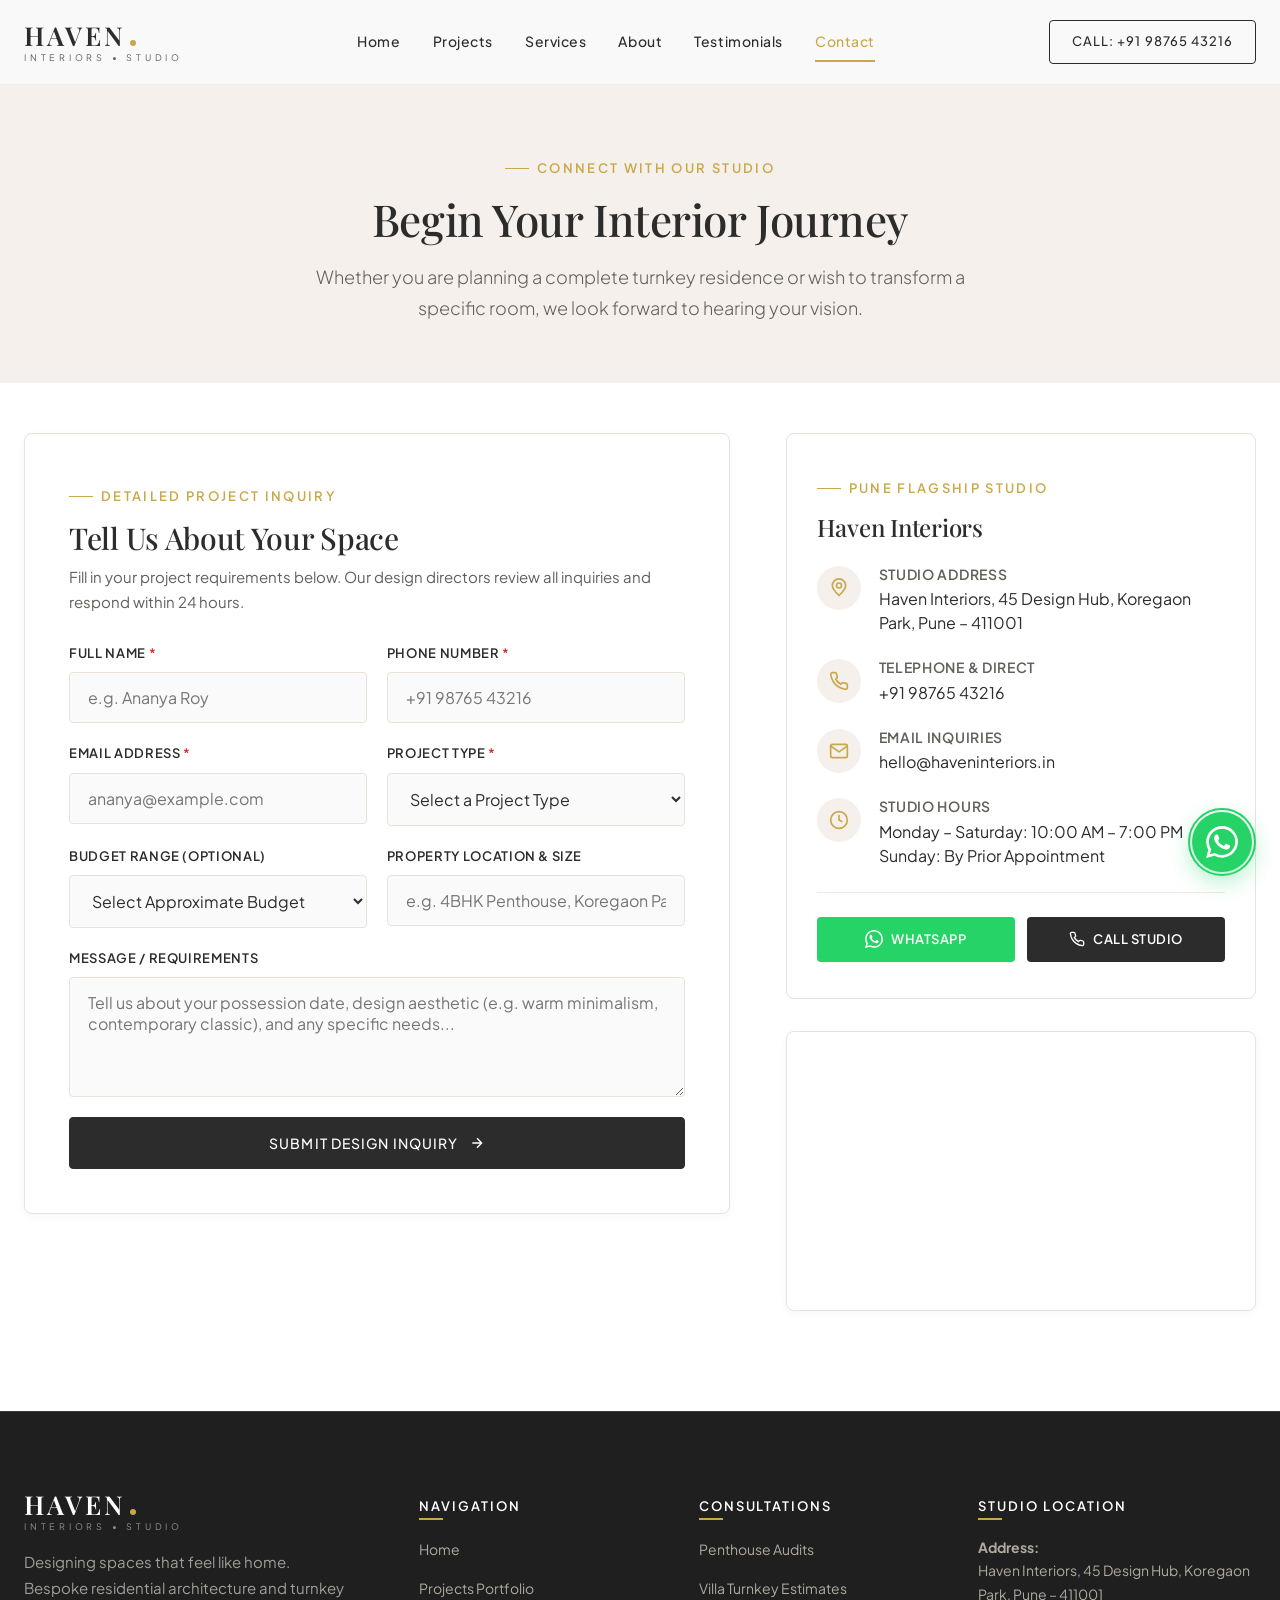
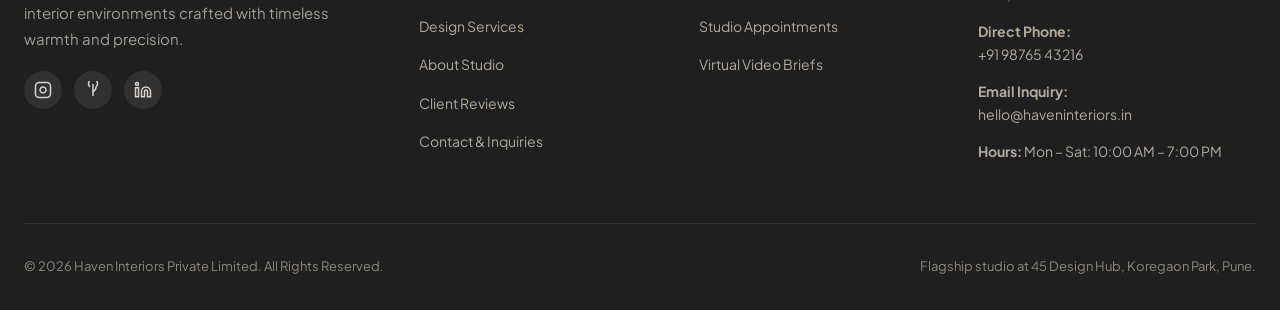
<file: contact.html>
<!DOCTYPE html>
<html lang="en">
<head>
  <meta charset="UTF-8">
  <meta name="viewport" content="width=device-width, initial-scale=1.0">
  <title>Contact Haven Interiors | Koregaon Park Pune Studio & Consultations</title>
  <meta name="description" content="Get in touch with Haven Interiors. Schedule an initial consultation for your home or commercial space. Call +91 98765 43216 or visit our design studio in Koregaon Park, Pune.">
  <link rel="stylesheet" href="css/style.css">
  <link rel="icon" href="data:image/svg+xml,<svg xmlns=%22http://www.w3.org/2000/svg%22 viewBox=%220 0 100 100%22><text y=%22.9em%22 font-size=%2290%22>🏛️</text></svg>">
</head>
<body>

  <!-- ================= SITE HEADER ================= -->
  <header class="site-header" id="siteHeader">
    <div class="container nav-container">
      <a href="index.html" class="brand-logo" aria-label="Haven Interiors Home">
        <span class="logo-main">HAVEN<span class="logo-dot"></span></span>
        <span class="logo-sub">INTERIORS • STUDIO</span>
      </a>

      <!-- Desktop Nav -->
      <nav class="nav-links" aria-label="Main Navigation">
        <a href="index.html" class="nav-link">Home</a>
        <a href="projects.html" class="nav-link">Projects</a>
        <a href="services.html" class="nav-link">Services</a>
        <a href="about.html" class="nav-link">About</a>
        <a href="testimonials.html" class="nav-link">Testimonials</a>
        <a href="contact.html" class="nav-link active">Contact</a>
      </nav>

      <div class="nav-cta-wrap">
        <a href="tel:+919876543216" class="btn btn-outline nav-cta-btn">
          Call: +91 98765 43216
        </a>
      </div>

      <!-- Mobile Hamburger Toggle -->
      <button class="mobile-toggle" aria-label="Toggle Navigation Menu" aria-expanded="false">
        <span></span>
        <span></span>
        <span></span>
      </button>
    </div>
  </header>

  <!-- Mobile Menu Drawer -->
  <div class="mobile-menu-overlay" aria-hidden="true"></div>
  <aside class="mobile-menu" aria-label="Mobile Navigation">
    <div>
      <div style="margin-bottom: 24px;">
        <a href="index.html" class="brand-logo">
          <span class="logo-main">HAVEN<span class="logo-dot"></span></span>
          <span class="logo-sub">INTERIORS • STUDIO</span>
        </a>
      </div>
      <nav class="mobile-nav-links">
        <a href="index.html" class="mobile-nav-link">Home <span>→</span></a>
        <a href="projects.html" class="mobile-nav-link">Projects <span>→</span></a>
        <a href="services.html" class="mobile-nav-link">Services <span>→</span></a>
        <a href="about.html" class="mobile-nav-link">About <span>→</span></a>
        <a href="testimonials.html" class="mobile-nav-link">Testimonials <span>→</span></a>
        <a href="contact.html" class="mobile-nav-link active">Contact <span>→</span></a>
      </nav>
    </div>

    <div class="mobile-menu-footer">
      <a href="tel:+919876543216" class="btn btn-primary" style="width: 100%;">
        Call: +91 98765 43216
      </a>
      <div class="mobile-menu-info">
        <p><strong>Studio:</strong> 45 Design Hub, Koregaon Park, Pune</p>
        <p><strong>Email:</strong> hello@haveninteriors.in</p>
      </div>
    </div>
  </aside>

  <main>
    <!-- ================= CONTACT HERO ================= -->
    <section class="contact-hero">
      <div class="container">
        <span class="section-label">Connect With Our Studio</span>
        <h1 class="section-title">Begin Your Interior Journey</h1>
        <p class="section-subtitle centered">
          Whether you are planning a complete turnkey residence or wish to transform a specific room, we look forward to hearing your vision.
        </p>
      </div>
    </section>

    <!-- ================= MAIN CONTACT SECTION ================= -->
    <section class="section-padding bg-white" style="padding-top: 50px;">
      <div class="container">
        <div class="contact-layout-grid">

          <!-- Left Column: Working Inquiry Form -->
          <div>
            <div class="contact-form-card">
              <div style="margin-bottom: 28px;">
                <span class="section-label">Detailed Project Inquiry</span>
                <h2 style="font-size: 1.875rem; margin-bottom: 8px;">Tell Us About Your Space</h2>
                <p style="color: var(--color-text-secondary); font-size: 0.9375rem;">
                  Fill in your project requirements below. Our design directors review all inquiries and respond within 24 hours.
                </p>
              </div>

              <!-- Contact Form -->
              <form id="contactInquiryForm" novalidate>
                <div class="form-grid">
                  <!-- Full Name (Required) -->
                  <div class="form-group">
                    <label for="fullName" class="form-label">Full Name <span class="required-dot">*</span></label>
                    <input type="text" id="fullName" class="form-control" placeholder="e.g. Ananya Roy" required>
                    <span class="error-message"></span>
                  </div>

                  <!-- Phone Number (Required) -->
                  <div class="form-group">
                    <label for="phoneNumber" class="form-label">Phone Number <span class="required-dot">*</span></label>
                    <input type="tel" id="phoneNumber" class="form-control" placeholder="+91 98765 43216" required>
                    <span class="error-message"></span>
                  </div>
                </div>

                <div class="form-grid">
                  <!-- Email (Required) -->
                  <div class="form-group">
                    <label for="emailAddress" class="form-label">Email Address <span class="required-dot">*</span></label>
                    <input type="email" id="emailAddress" class="form-control" placeholder="ananya@example.com" required>
                    <span class="error-message"></span>
                  </div>

                  <!-- Project Type (Dropdown Required) -->
                  <div class="form-group">
                    <label for="projectType" class="form-label">Project Type <span class="required-dot">*</span></label>
                    <select id="projectType" class="form-control" required>
                      <option value="" disabled selected>Select a Project Type</option>
                      <option value="Full Home Interior Design">Full Home Interior Design</option>
                      <option value="Kitchen Design">Kitchen Design</option>
                      <option value="Living & Bedroom Design">Living & Bedroom Design</option>
                      <option value="Office & Commercial Spaces">Office & Commercial Spaces</option>
                      <option value="Space Planning & Consultation">Space Planning & Consultation</option>
                      <option value="Custom Furniture & Décor">Custom Furniture & Décor</option>
                    </select>
                    <span class="error-message"></span>
                  </div>
                </div>

                <div class="form-grid">
                  <!-- Budget Range (Optional Dropdown) -->
                  <div class="form-group">
                    <label for="budgetRange" class="form-label">Budget Range (Optional)</label>
                    <select id="budgetRange" class="form-control">
                      <option value="Not Specified">Select Approximate Budget</option>
                      <option value="₹15 Lakhs - ₹25 Lakhs">₹15 Lakhs - ₹25 Lakhs</option>
                      <option value="₹25 Lakhs - ₹50 Lakhs">₹25 Lakhs - ₹50 Lakhs</option>
                      <option value="₹50 Lakhs - ₹1 Crore">₹50 Lakhs - ₹1 Crore</option>
                      <option value="₹1 Crore +">₹1 Crore + (Ultra-Luxury)</option>
                    </select>
                  </div>

                  <!-- Property Location / Size -->
                  <div class="form-group">
                    <label for="propertyDetails" class="form-label">Property Location & Size</label>
                    <input type="text" id="propertyDetails" class="form-control" placeholder="e.g. 4BHK Penthouse, Koregaon Park">
                  </div>
                </div>

                <!-- Message / Requirements -->
                <div class="form-group">
                  <label for="projectMessage" class="form-label">Message / Requirements</label>
                  <textarea id="projectMessage" class="form-control" placeholder="Tell us about your possession date, design aesthetic (e.g. warm minimalism, contemporary classic), and any specific needs..."></textarea>
                </div>

                <!-- Submit Button -->
                <button type="submit" id="contactSubmitBtn" class="btn btn-primary" style="width: 100%; padding: 16px;">
                  Submit Design Inquiry
                  <svg width="16" height="16" viewBox="0 0 24 24" fill="none" stroke="currentColor" stroke-width="2">
                    <path d="M5 12h14M12 5l7 7-7 7"/>
                  </svg>
                </button>
              </form>

              <!-- SUCCESS MESSAGE BOX -->
              <div class="form-success-box" id="contactSuccessBox">
                <div class="success-icon">
                  <svg width="34" height="34" viewBox="0 0 24 24" fill="none" stroke="currentColor" stroke-width="2.5">
                    <polyline points="20 6 9 17 4 12"/>
                  </svg>
                </div>
                <h3>Thank you for your inquiry!</h3>
                <p>We will get back to you within 24 hours.</p>

                <div class="inquiry-ref-badge">
                  Inquiry Reference: <span id="inquiryRefNumber">#HVN-84920</span>
                </div>

                <div id="inquirySummaryDetails"></div>

                <div style="margin-top: 24px; display: flex; gap: 12px; justify-content: center; flex-wrap: wrap;">
                  <a href="#" id="whatsappFollowUpBtn" class="btn btn-gold" target="_blank" rel="noopener">
                    Send Reference on WhatsApp
                  </a>
                  <button type="button" class="btn btn-outline" onclick="location.reload();">
                    Submit Another Inquiry
                  </button>
                </div>
              </div>

            </div>
          </div>

          <!-- Right Column: Studio Contact Info & Embedded Map -->
          <div class="contact-sidebar">

            <!-- Studio Details Card -->
            <div class="contact-info-card">
              <span class="section-label">Pune Flagship Studio</span>
              <h3 style="font-size: 1.5rem; margin-bottom: 24px;">Haven Interiors</h3>

              <!-- Address -->
              <div class="info-item">
                <div class="info-icon">
                  <svg width="20" height="20" viewBox="0 0 24 24" fill="none" stroke="currentColor" stroke-width="2">
                    <path d="M12 21s-8-7.5-8-12a8 8 0 0 1 16 0c0 4.5-8 12-8 12z"/>
                    <circle cx="12" cy="9" r="3"/>
                  </svg>
                </div>
                <div class="info-details">
                  <h4>Studio Address</h4>
                  <p>Haven Interiors, 45 Design Hub, Koregaon Park, Pune – 411001</p>
                </div>
              </div>

              <!-- Phone -->
              <div class="info-item">
                <div class="info-icon">
                  <svg width="20" height="20" viewBox="0 0 24 24" fill="none" stroke="currentColor" stroke-width="2">
                    <path d="M22 16.92v3a2 2 0 0 1-2.18 2 19.79 19.79 0 0 1-8.63-3.07 19.5 19.5 0 0 1-6-6 19.79 19.79 0 0 1-3.07-8.67A2 2 0 0 1 4.11 2h3a2 2 0 0 1 2 1.72 12.84 12.84 0 0 0 .7 2.81 2 2 0 0 1-.45 2.11L8.09 9.91a16 16 0 0 0 6 6l1.27-1.27a2 2 0 0 1 2.11-.45 12.84 12.84 0 0 0 2.81.7A2 2 0 0 1 22 16.92z"/>
                  </svg>
                </div>
                <div class="info-details">
                  <h4>Telephone & Direct</h4>
                  <p><a href="tel:+919876543216">+91 98765 43216</a></p>
                </div>
              </div>

              <!-- Email -->
              <div class="info-item">
                <div class="info-icon">
                  <svg width="20" height="20" viewBox="0 0 24 24" fill="none" stroke="currentColor" stroke-width="2">
                    <path d="M4 4h16c1.1 0 2 .9 2 2v12c0 1.1-.9 2-2 2H4c-1.1 0-2-.9-2-2V6c0-1.1.9-2 2-2z"/>
                    <polyline points="22,6 12,13 2,6"/>
                  </svg>
                </div>
                <div class="info-details">
                  <h4>Email Inquiries</h4>
                  <p><a href="mailto:hello@haveninteriors.in">hello@haveninteriors.in</a></p>
                </div>
              </div>

              <!-- Hours -->
              <div class="info-item">
                <div class="info-icon">
                  <svg width="20" height="20" viewBox="0 0 24 24" fill="none" stroke="currentColor" stroke-width="2">
                    <circle cx="12" cy="12" r="10"/>
                    <polyline points="12 6 12 12 16 14"/>
                  </svg>
                </div>
                <div class="info-details">
                  <h4>Studio Hours</h4>
                  <p>Monday – Saturday: 10:00 AM – 7:00 PM<br>Sunday: By Prior Appointment</p>
                </div>
              </div>

              <!-- Quick Action Buttons -->
              <div class="quick-action-buttons">
                <a 
                  href="https://wa.me/919876543216?text=Hello%20Haven%20Interiors%2C%20I%20am%20interested%20in%20discussing%20an%20interior%20design%20project." 
                  class="quick-action-btn btn-whatsapp-action"
                  target="_blank"
                  rel="noopener"
                >
                  <svg width="18" height="18" viewBox="0 0 24 24" fill="currentColor">
                    <path d="M17.472 14.382c-.297-.149-1.758-.867-2.03-.967-.273-.099-.471-.148-.67.15-.197.297-.767.966-.94 1.164-.173.199-.347.223-.644.075-.297-.15-1.255-.463-2.39-1.475-.883-.788-1.48-1.761-1.653-2.059-.173-.297-.018-.458.13-.606.134-.133.298-.347.446-.52.149-.174.198-.298.298-.497.099-.198.05-.371-.025-.52-.075-.149-.669-1.612-.916-2.207-.242-.579-.487-.5-.669-.51-.173-.008-.371-.01-.57-.01-.198 0-.52.074-.792.372-.272.297-1.04 1.016-1.04 2.479 0 1.462 1.065 2.875 1.213 3.074.149.198 2.096 3.2 5.077 4.487.709.306 1.262.489 1.694.625.712.227 1.36.195 1.871.118.571-.085 1.758-.719 2.006-1.413.248-.694.248-1.289.173-1.413-.074-.124-.272-.198-.57-.347m-5.421 7.403h-.004a9.87 9.87 0 01-5.031-1.378l-.361-.214-3.741.982.998-3.648-.235-.374a9.86 9.86 0 01-1.51-5.26c.001-5.45 4.436-9.884 9.888-9.884 2.64 0 5.122 1.03 6.988 2.898a9.825 9.825 0 012.893 6.994c-.003 5.45-4.437 9.884-9.885 9.884m8.413-18.297A11.815 11.815 0 0012.05 0C5.495 0 .16 5.335.157 11.892c0 2.096.547 4.142 1.588 5.945L.057 24l6.305-1.654a11.882 11.882 0 005.683 1.448h.005c6.554 0 11.89-5.335 11.893-11.893a11.821 11.821 0 00-3.48-8.413z"/>
                  </svg>
                  WhatsApp
                </a>
                <a href="tel:+919876543216" class="quick-action-btn btn-call-action">
                  <svg width="16" height="16" viewBox="0 0 24 24" fill="none" stroke="currentColor" stroke-width="2">
                    <path d="M22 16.92v3a2 2 0 0 1-2.18 2 19.79 19.79 0 0 1-8.63-3.07 19.5 19.5 0 0 1-6-6 19.79 19.79 0 0 1-3.07-8.67A2 2 0 0 1 4.11 2h3a2 2 0 0 1 2 1.72 12.84 12.84 0 0 0 .7 2.81 2 2 0 0 1-.45 2.11L8.09 9.91a16 16 0 0 0 6 6l1.27-1.27a2 2 0 0 1 2.11-.45 12.84 12.84 0 0 0 2.81.7A2 2 0 0 1 22 16.92z"/>
                  </svg>
                  Call Studio
                </a>
              </div>
            </div>

            <!-- Embedded Google Maps -->
            <div class="map-embed-wrapper">
              <iframe 
                src="https://www.google.com/maps/embed?pb=!1m18!1m12!1m3!1d15132.883909772594!2d73.88788915541992!3d18.536768399999997!2m3!1f0!2f0!3f0!3m2!1i1024!2i768!4f13.1!3m3!1m2!1s0x3bc2c0f64c67784d%3A0xc6c764fa6f228b3f!2sKoregaon%20Park%2C%20Pune%2C%20Maharashtra!5e0!3m2!1sen!2sin!4v1700000000000!5m2!1sen!2sin" 
                title="Haven Interiors Studio Location - Koregaon Park Pune" 
                allowfullscreen="" 
                loading="lazy" 
                referrerpolicy="no-referrer-when-downgrade">
              </iframe>
            </div>

          </div>

        </div>
      </div>
    </section>
  </main>

  <!-- ================= SITE FOOTER ================= -->
  <footer class="site-footer">
    <div class="container">
      <div class="footer-grid">
        <div class="footer-brand">
          <a href="index.html" class="brand-logo">
            <span class="logo-main">HAVEN<span class="logo-dot"></span></span>
            <span class="logo-sub">INTERIORS • STUDIO</span>
          </a>
          <p class="footer-tagline">
            Designing spaces that feel like home. Bespoke residential architecture and turnkey interior environments crafted with timeless warmth and precision.
          </p>
          <div class="footer-social-row">
            <a href="https://instagram.com" class="social-icon-link" aria-label="Instagram" target="_blank" rel="noopener">
              <svg width="18" height="18" viewBox="0 0 24 24" fill="none" stroke="currentColor" stroke-width="2">
                <rect x="2" y="2" width="20" height="20" rx="5" ry="5"/>
                <path d="M16 11.37A4 4 0 1 1 12.63 8 4 4 0 0 1 16 11.37z"/>
                <line x1="17.5" y1="6.5" x2="17.51" y2="6.5"/>
              </svg>
            </a>
            <a href="https://pinterest.com" class="social-icon-link" aria-label="Pinterest" target="_blank" rel="noopener">
              <svg width="18" height="18" viewBox="0 0 24 24" fill="none" stroke="currentColor" stroke-width="2">
                <line x1="12" y1="4" x2="12" y2="20"/>
                <path d="M8 8a6 6 0 1 1 8 0c0 4-3 6-5 6"/>
              </svg>
            </a>
            <a href="https://linkedin.com" class="social-icon-link" aria-label="LinkedIn" target="_blank" rel="noopener">
              <svg width="18" height="18" viewBox="0 0 24 24" fill="none" stroke="currentColor" stroke-width="2">
                <path d="M16 8a6 6 0 0 1 6 6v7h-4v-7a2 2 0 0 0-2-2 2 2 0 0 0-2 2v7h-4v-7a6 6 0 0 1 6-6z"/>
                <rect x="2" y="9" width="4" height="12"/>
                <circle cx="4" cy="4" r="2"/>
              </svg>
            </a>
          </div>
        </div>

        <div>
          <h4 class="footer-title">Navigation</h4>
          <ul class="footer-links">
            <li><a href="index.html" class="footer-link">Home</a></li>
            <li><a href="projects.html" class="footer-link">Projects Portfolio</a></li>
            <li><a href="services.html" class="footer-link">Design Services</a></li>
            <li><a href="about.html" class="footer-link">About Studio</a></li>
            <li><a href="testimonials.html" class="footer-link">Client Reviews</a></li>
            <li><a href="contact.html" class="footer-link">Contact & Inquiries</a></li>
          </ul>
        </div>

        <div>
          <h4 class="footer-title">Consultations</h4>
          <ul class="footer-links">
            <li><a href="contact.html" class="footer-link">Penthouse Audits</a></li>
            <li><a href="contact.html" class="footer-link">Villa Turnkey Estimates</a></li>
            <li><a href="contact.html" class="footer-link">Studio Appointments</a></li>
            <li><a href="contact.html" class="footer-link">Virtual Video Briefs</a></li>
          </ul>
        </div>

        <div>
          <h4 class="footer-title">Studio Location</h4>
          <div class="footer-contact-info">
            <p><strong>Address:</strong><br>Haven Interiors, 45 Design Hub, Koregaon Park, Pune – 411001</p>
            <p><strong>Direct Phone:</strong><br><a href="tel:+919876543216">+91 98765 43216</a></p>
            <p><strong>Email Inquiry:</strong><br><a href="mailto:hello@haveninteriors.in">hello@haveninteriors.in</a></p>
            <p><strong>Hours:</strong> Mon – Sat: 10:00 AM – 7:00 PM</p>
          </div>
        </div>
      </div>

      <div class="footer-bottom">
        <p>&copy; 2026 Haven Interiors Private Limited. All Rights Reserved.</p>
        <p>Flagship studio at 45 Design Hub, Koregaon Park, Pune.</p>
      </div>
    </div>
  </footer>

  <!-- ================= FLOATING WHATSAPP BUTTON ================= -->
  <a 
    href="https://wa.me/919876543216?text=Hello%20Haven%20Interiors%2C%20I%20am%20interested%20in%20discussing%20an%20interior%20design%20project." 
    class="floating-whatsapp" 
    target="_blank" 
    rel="noopener noreferrer" 
    aria-label="Chat with Haven Interiors on WhatsApp"
  >
    <div class="whatsapp-pulse"></div>
    <svg width="32" height="32" viewBox="0 0 24 24" fill="currentColor">
      <path d="M17.472 14.382c-.297-.149-1.758-.867-2.03-.967-.273-.099-.471-.148-.67.15-.197.297-.767.966-.94 1.164-.173.199-.347.223-.644.075-.297-.15-1.255-.463-2.39-1.475-.883-.788-1.48-1.761-1.653-2.059-.173-.297-.018-.458.13-.606.134-.133.298-.347.446-.52.149-.174.198-.298.298-.497.099-.198.05-.371-.025-.52-.075-.149-.669-1.612-.916-2.207-.242-.579-.487-.5-.669-.51-.173-.008-.371-.01-.57-.01-.198 0-.52.074-.792.372-.272.297-1.04 1.016-1.04 2.479 0 1.462 1.065 2.875 1.213 3.074.149.198 2.096 3.2 5.077 4.487.709.306 1.262.489 1.694.625.712.227 1.36.195 1.871.118.571-.085 1.758-.719 2.006-1.413.248-.694.248-1.289.173-1.413-.074-.124-.272-.198-.57-.347m-5.421 7.403h-.004a9.87 9.87 0 01-5.031-1.378l-.361-.214-3.741.982.998-3.648-.235-.374a9.86 9.86 0 01-1.51-5.26c.001-5.45 4.436-9.884 9.888-9.884 2.64 0 5.122 1.03 6.988 2.898a9.825 9.825 0 012.893 6.994c-.003 5.45-4.437 9.884-9.885 9.884m8.413-18.297A11.815 11.815 0 0012.05 0C5.495 0 .16 5.335.157 11.892c0 2.096.547 4.142 1.588 5.945L.057 24l6.305-1.654a11.882 11.882 0 005.683 1.448h.005c6.554 0 11.89-5.335 11.893-11.893a11.821 11.821 0 00-3.48-8.413z"/>
    </svg>
    <span class="floating-whatsapp-tooltip">Chat with Principal Designer</span>
  </a>

  <!-- ================= BACK TO TOP BUTTON ================= -->
  <button class="back-to-top" aria-label="Back to top">
    <svg width="20" height="20" viewBox="0 0 24 24" fill="none" stroke="currentColor" stroke-width="2">
      <path d="M18 15l-6-6-6 6"/>
    </svg>
  </button>

  <!-- Scripts -->
  <script src="js/main.js"></script>
  <script src="js/contact.js"></script>
</body>
</html>
</file>
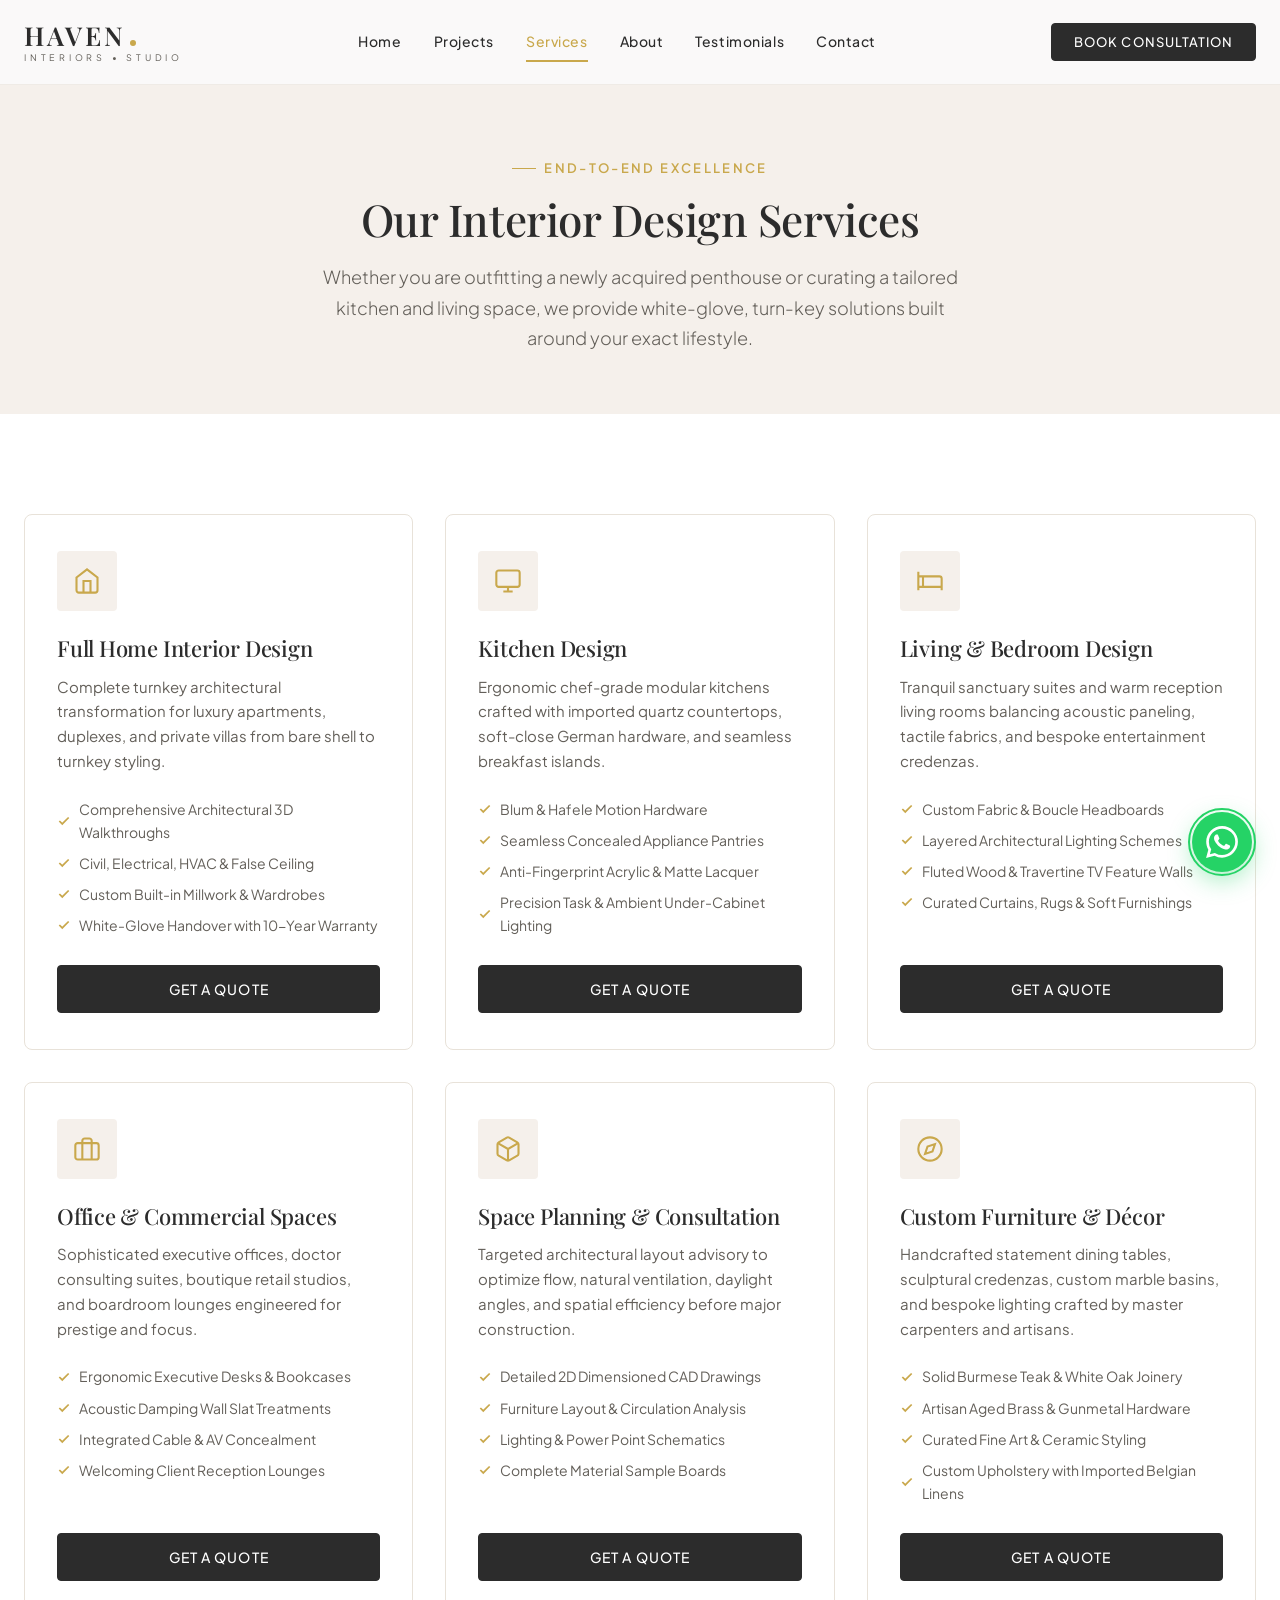
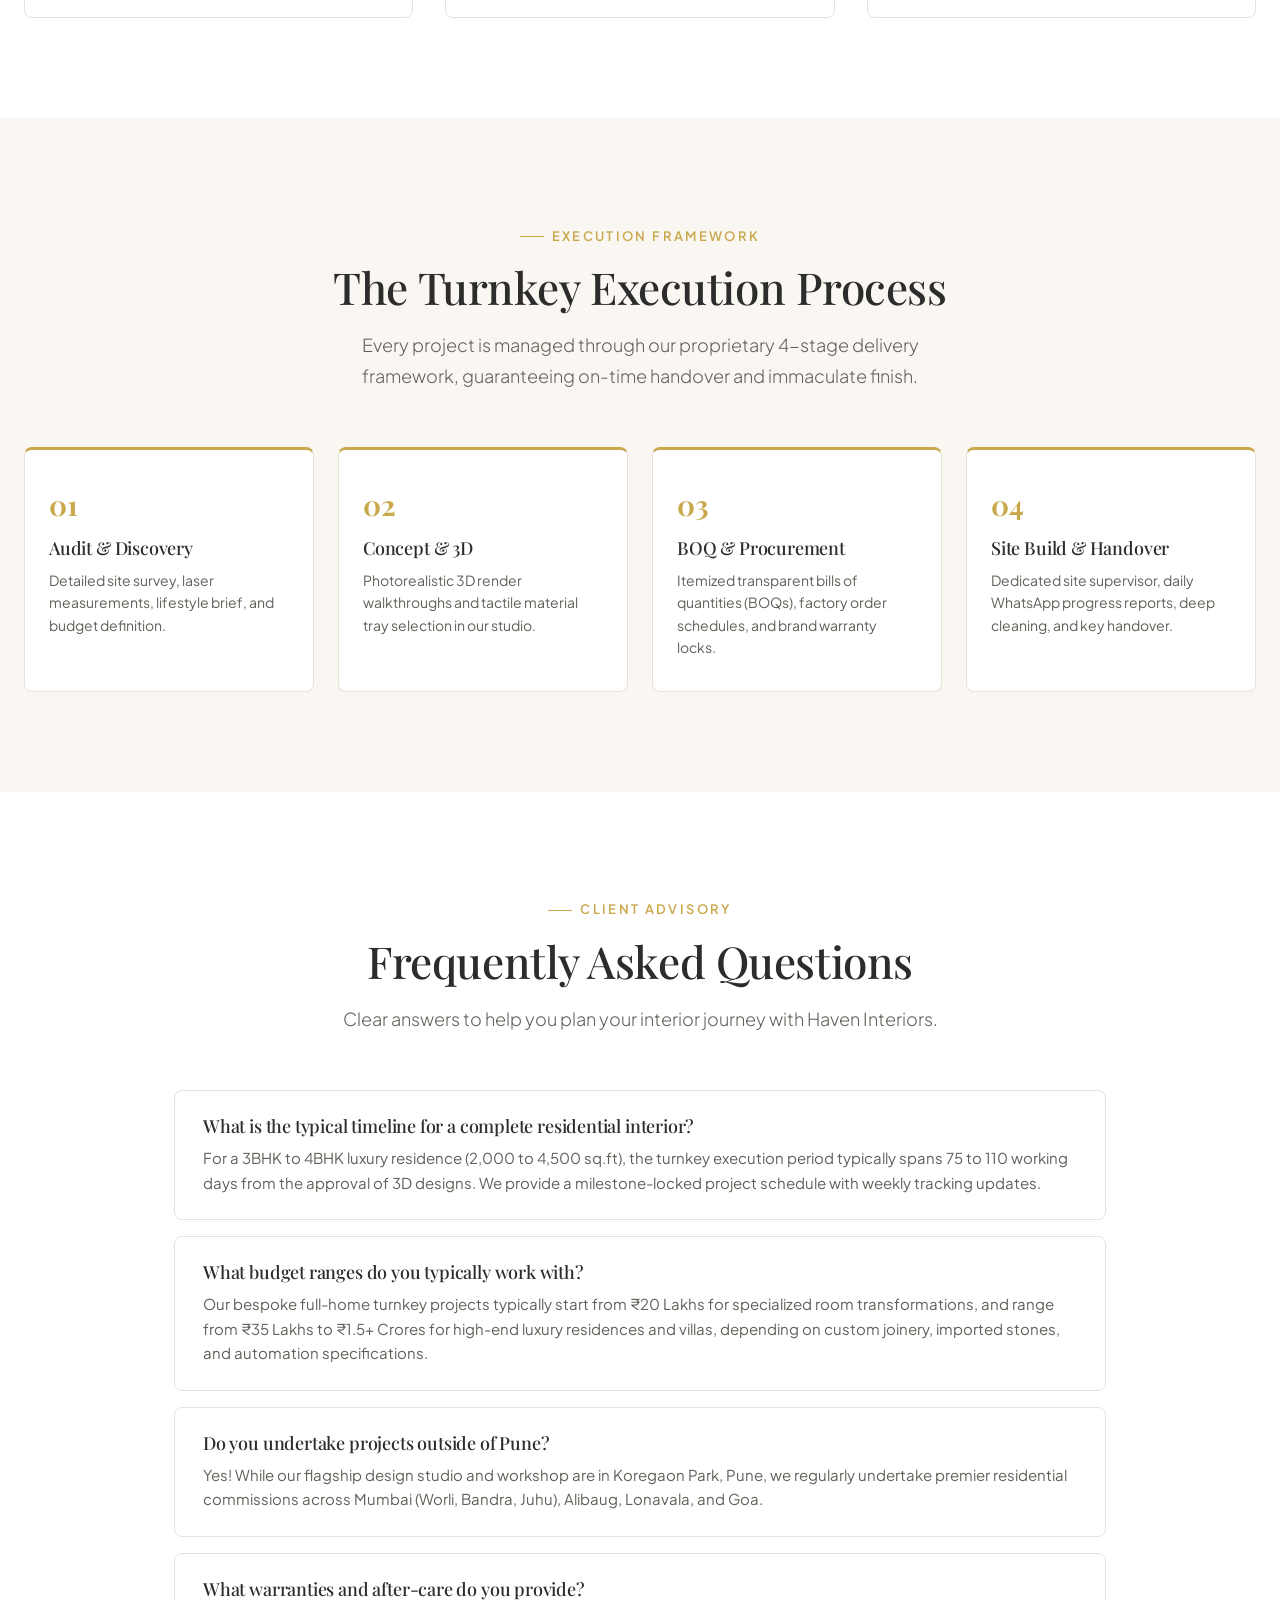
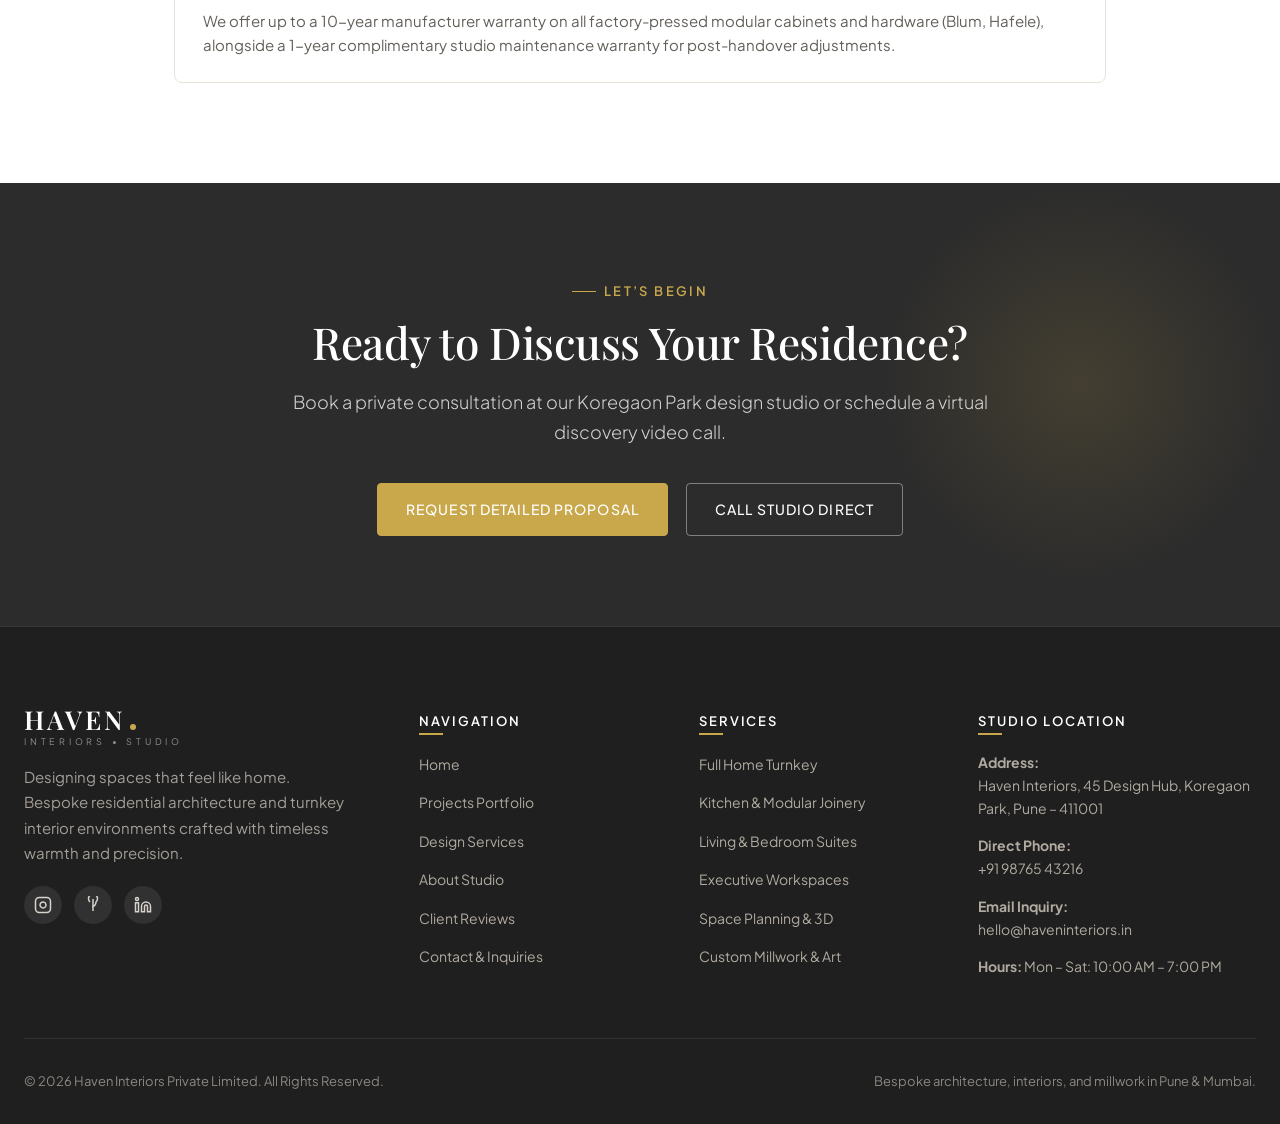
<file: services.html>
<!DOCTYPE html>
<html lang="en">
<head>
  <meta charset="UTF-8">
  <meta name="viewport" content="width=device-width, initial-scale=1.0">
  <title>Interior Design Services | Haven Interiors | Pune & Mumbai</title>
  <meta name="description" content="Explore bespoke interior design services by Haven Interiors: Full home turnkey projects, modular kitchen design, living & bedroom suites, boutique office workspaces, and custom furniture curation.">
  <link rel="stylesheet" href="css/style.css">
  <link rel="icon" href="data:image/svg+xml,<svg xmlns=%22http://www.w3.org/2000/svg%22 viewBox=%220 0 100 100%22><text y=%22.9em%22 font-size=%2290%22>🏛️</text></svg>">
</head>
<body>

  <!-- ================= SITE HEADER ================= -->
  <header class="site-header" id="siteHeader">
    <div class="container nav-container">
      <a href="index.html" class="brand-logo" aria-label="Haven Interiors Home">
        <span class="logo-main">HAVEN<span class="logo-dot"></span></span>
        <span class="logo-sub">INTERIORS • STUDIO</span>
      </a>

      <!-- Desktop Nav -->
      <nav class="nav-links" aria-label="Main Navigation">
        <a href="index.html" class="nav-link">Home</a>
        <a href="projects.html" class="nav-link">Projects</a>
        <a href="services.html" class="nav-link active">Services</a>
        <a href="about.html" class="nav-link">About</a>
        <a href="testimonials.html" class="nav-link">Testimonials</a>
        <a href="contact.html" class="nav-link">Contact</a>
      </nav>

      <div class="nav-cta-wrap">
        <button type="button" class="btn btn-primary nav-cta-btn" data-open-modal="consultation">
          Book Consultation
        </button>
      </div>

      <!-- Mobile Hamburger Toggle -->
      <button class="mobile-toggle" aria-label="Toggle Navigation Menu" aria-expanded="false">
        <span></span>
        <span></span>
        <span></span>
      </button>
    </div>
  </header>

  <!-- Mobile Menu Drawer -->
  <div class="mobile-menu-overlay" aria-hidden="true"></div>
  <aside class="mobile-menu" aria-label="Mobile Navigation">
    <div>
      <div style="margin-bottom: 24px;">
        <a href="index.html" class="brand-logo">
          <span class="logo-main">HAVEN<span class="logo-dot"></span></span>
          <span class="logo-sub">INTERIORS • STUDIO</span>
        </a>
      </div>
      <nav class="mobile-nav-links">
        <a href="index.html" class="mobile-nav-link">Home <span>→</span></a>
        <a href="projects.html" class="mobile-nav-link">Projects <span>→</span></a>
        <a href="services.html" class="mobile-nav-link active">Services <span>→</span></a>
        <a href="about.html" class="mobile-nav-link">About <span>→</span></a>
        <a href="testimonials.html" class="mobile-nav-link">Testimonials <span>→</span></a>
        <a href="contact.html" class="mobile-nav-link">Contact <span>→</span></a>
      </nav>
    </div>

    <div class="mobile-menu-footer">
      <button type="button" class="btn btn-primary" style="width: 100%;" data-open-modal="consultation">
        Book Consultation
      </button>
      <div class="mobile-menu-info">
        <p><strong>Studio:</strong> 45 Design Hub, Koregaon Park, Pune</p>
        <p><strong>Direct:</strong> +91 98765 43216</p>
      </div>
    </div>
  </aside>

  <main>
    <!-- ================= SERVICES HERO ================= -->
    <section class="portfolio-hero">
      <div class="container">
        <span class="section-label">End-to-End Excellence</span>
        <h1 class="section-title">Our Interior Design Services</h1>
        <p class="section-subtitle centered">
          Whether you are outfitting a newly acquired penthouse or curating a tailored kitchen and living space, we provide white-glove, turn-key solutions built around your exact lifestyle.
        </p>
      </div>
    </section>

    <!-- ================= SERVICES CARDS GRID ================= -->
    <section class="section-padding bg-white">
      <div class="container">
        <div class="services-grid">

          <!-- Service 1: Full Home Interior Design -->
          <div class="service-card">
            <div>
              <div class="service-icon-box">
                <svg width="28" height="28" viewBox="0 0 24 24" fill="none" stroke="currentColor" stroke-width="1.8">
                  <path d="M3 9l9-7 9 7v11a2 2 0 0 1-2 2H5a2 2 0 0 1-2-2z"/>
                  <polyline points="9 22 9 12 15 12 15 22"/>
                </svg>
              </div>
              <h3>Full Home Interior Design</h3>
              <p>Complete turnkey architectural transformation for luxury apartments, duplexes, and private villas from bare shell to turnkey styling.</p>
              <ul class="service-features">
                <li><svg width="14" height="14" viewBox="0 0 24 24" fill="none" stroke="currentColor" stroke-width="3"><polyline points="20 6 9 17 4 12"/></svg> Comprehensive Architectural 3D Walkthroughs</li>
                <li><svg width="14" height="14" viewBox="0 0 24 24" fill="none" stroke="currentColor" stroke-width="3"><polyline points="20 6 9 17 4 12"/></svg> Civil, Electrical, HVAC & False Ceiling</li>
                <li><svg width="14" height="14" viewBox="0 0 24 24" fill="none" stroke="currentColor" stroke-width="3"><polyline points="20 6 9 17 4 12"/></svg> Custom Built-in Millwork & Wardrobes</li>
                <li><svg width="14" height="14" viewBox="0 0 24 24" fill="none" stroke="currentColor" stroke-width="3"><polyline points="20 6 9 17 4 12"/></svg> White-Glove Handover with 10-Year Warranty</li>
              </ul>
            </div>
            <button type="button" class="btn btn-primary btn-quote" data-open-modal="consultation" data-service="Full Home Interior Design">
              Get a Quote
            </button>
          </div>

          <!-- Service 2: Kitchen Design -->
          <div class="service-card">
            <div>
              <div class="service-icon-box">
                <svg width="28" height="28" viewBox="0 0 24 24" fill="none" stroke="currentColor" stroke-width="1.8">
                  <rect x="2" y="3" width="20" height="14" rx="2" ry="2"/>
                  <line x1="8" y1="21" x2="16" y2="21"/>
                  <line x1="12" y1="17" x2="12" y2="21"/>
                </svg>
              </div>
              <h3>Kitchen Design</h3>
              <p>Ergonomic chef-grade modular kitchens crafted with imported quartz countertops, soft-close German hardware, and seamless breakfast islands.</p>
              <ul class="service-features">
                <li><svg width="14" height="14" viewBox="0 0 24 24" fill="none" stroke="currentColor" stroke-width="3"><polyline points="20 6 9 17 4 12"/></svg> Blum & Hafele Motion Hardware</li>
                <li><svg width="14" height="14" viewBox="0 0 24 24" fill="none" stroke="currentColor" stroke-width="3"><polyline points="20 6 9 17 4 12"/></svg> Seamless Concealed Appliance Pantries</li>
                <li><svg width="14" height="14" viewBox="0 0 24 24" fill="none" stroke="currentColor" stroke-width="3"><polyline points="20 6 9 17 4 12"/></svg> Anti-Fingerprint Acrylic & Matte Lacquer</li>
                <li><svg width="14" height="14" viewBox="0 0 24 24" fill="none" stroke="currentColor" stroke-width="3"><polyline points="20 6 9 17 4 12"/></svg> Precision Task & Ambient Under-Cabinet Lighting</li>
              </ul>
            </div>
            <button type="button" class="btn btn-primary btn-quote" data-open-modal="consultation" data-service="Kitchen Design">
              Get a Quote
            </button>
          </div>

          <!-- Service 3: Living & Bedroom Design -->
          <div class="service-card">
            <div>
              <div class="service-icon-box">
                <svg width="28" height="28" viewBox="0 0 24 24" fill="none" stroke="currentColor" stroke-width="1.8">
                  <path d="M2 4v16M2 8h18a2 2 0 0 1 2 2v10M2 17h20M6 8v9"/>
                </svg>
              </div>
              <h3>Living & Bedroom Design</h3>
              <p>Tranquil sanctuary suites and warm reception living rooms balancing acoustic paneling, tactile fabrics, and bespoke entertainment credenzas.</p>
              <ul class="service-features">
                <li><svg width="14" height="14" viewBox="0 0 24 24" fill="none" stroke="currentColor" stroke-width="3"><polyline points="20 6 9 17 4 12"/></svg> Custom Fabric & Boucle Headboards</li>
                <li><svg width="14" height="14" viewBox="0 0 24 24" fill="none" stroke="currentColor" stroke-width="3"><polyline points="20 6 9 17 4 12"/></svg> Layered Architectural Lighting Schemes</li>
                <li><svg width="14" height="14" viewBox="0 0 24 24" fill="none" stroke="currentColor" stroke-width="3"><polyline points="20 6 9 17 4 12"/></svg> Fluted Wood & Travertine TV Feature Walls</li>
                <li><svg width="14" height="14" viewBox="0 0 24 24" fill="none" stroke="currentColor" stroke-width="3"><polyline points="20 6 9 17 4 12"/></svg> Curated Curtains, Rugs & Soft Furnishings</li>
              </ul>
            </div>
            <button type="button" class="btn btn-primary btn-quote" data-open-modal="consultation" data-service="Living & Bedroom Design">
              Get a Quote
            </button>
          </div>

          <!-- Service 4: Office & Commercial Spaces -->
          <div class="service-card">
            <div>
              <div class="service-icon-box">
                <svg width="28" height="28" viewBox="0 0 24 24" fill="none" stroke="currentColor" stroke-width="1.8">
                  <rect x="2" y="7" width="20" height="14" rx="2" ry="2"/>
                  <path d="M16 21V5a2 2 0 0 0-2-2h-4a2 2 0 0 0-2 2v16"/>
                </svg>
              </div>
              <h3>Office & Commercial Spaces</h3>
              <p>Sophisticated executive offices, doctor consulting suites, boutique retail studios, and boardroom lounges engineered for prestige and focus.</p>
              <ul class="service-features">
                <li><svg width="14" height="14" viewBox="0 0 24 24" fill="none" stroke="currentColor" stroke-width="3"><polyline points="20 6 9 17 4 12"/></svg> Ergonomic Executive Desks & Bookcases</li>
                <li><svg width="14" height="14" viewBox="0 0 24 24" fill="none" stroke="currentColor" stroke-width="3"><polyline points="20 6 9 17 4 12"/></svg> Acoustic Damping Wall Slat Treatments</li>
                <li><svg width="14" height="14" viewBox="0 0 24 24" fill="none" stroke="currentColor" stroke-width="3"><polyline points="20 6 9 17 4 12"/></svg> Integrated Cable & AV Concealment</li>
                <li><svg width="14" height="14" viewBox="0 0 24 24" fill="none" stroke="currentColor" stroke-width="3"><polyline points="20 6 9 17 4 12"/></svg> Welcoming Client Reception Lounges</li>
              </ul>
            </div>
            <button type="button" class="btn btn-primary btn-quote" data-open-modal="consultation" data-service="Office & Commercial Spaces">
              Get a Quote
            </button>
          </div>

          <!-- Service 5: Space Planning & Consultation -->
          <div class="service-card">
            <div>
              <div class="service-icon-box">
                <svg width="28" height="28" viewBox="0 0 24 24" fill="none" stroke="currentColor" stroke-width="1.8">
                  <path d="M21 16V8a2 2 0 0 0-1-1.73l-7-4a2 2 0 0 0-2 0l-7 4A2 2 0 0 0 3 8v8a2 2 0 0 0 1 1.73l7 4a2 2 0 0 0 2 0l7-4A2 2 0 0 0 21 16z"/>
                  <polyline points="3.27 6.96 12 12.01 20.73 6.96"/>
                  <line x1="12" y1="22.08" x2="12" y2="12"/>
                </svg>
              </div>
              <h3>Space Planning & Consultation</h3>
              <p>Targeted architectural layout advisory to optimize flow, natural ventilation, daylight angles, and spatial efficiency before major construction.</p>
              <ul class="service-features">
                <li><svg width="14" height="14" viewBox="0 0 24 24" fill="none" stroke="currentColor" stroke-width="3"><polyline points="20 6 9 17 4 12"/></svg> Detailed 2D Dimensioned CAD Drawings</li>
                <li><svg width="14" height="14" viewBox="0 0 24 24" fill="none" stroke="currentColor" stroke-width="3"><polyline points="20 6 9 17 4 12"/></svg> Furniture Layout & Circulation Analysis</li>
                <li><svg width="14" height="14" viewBox="0 0 24 24" fill="none" stroke="currentColor" stroke-width="3"><polyline points="20 6 9 17 4 12"/></svg> Lighting & Power Point Schematics</li>
                <li><svg width="14" height="14" viewBox="0 0 24 24" fill="none" stroke="currentColor" stroke-width="3"><polyline points="20 6 9 17 4 12"/></svg> Complete Material Sample Boards</li>
              </ul>
            </div>
            <button type="button" class="btn btn-primary btn-quote" data-open-modal="consultation" data-service="Space Planning & Consultation">
              Get a Quote
            </button>
          </div>

          <!-- Service 6: Custom Furniture & Décor -->
          <div class="service-card">
            <div>
              <div class="service-icon-box">
                <svg width="28" height="28" viewBox="0 0 24 24" fill="none" stroke="currentColor" stroke-width="1.8">
                  <circle cx="12" cy="12" r="10"/>
                  <polygon points="16.24 7.76 14.12 14.12 7.76 16.24 9.88 9.88 16.24 7.76"/>
                </svg>
              </div>
              <h3>Custom Furniture & Décor</h3>
              <p>Handcrafted statement dining tables, sculptural credenzas, custom marble basins, and bespoke lighting crafted by master carpenters and artisans.</p>
              <ul class="service-features">
                <li><svg width="14" height="14" viewBox="0 0 24 24" fill="none" stroke="currentColor" stroke-width="3"><polyline points="20 6 9 17 4 12"/></svg> Solid Burmese Teak & White Oak Joinery</li>
                <li><svg width="14" height="14" viewBox="0 0 24 24" fill="none" stroke="currentColor" stroke-width="3"><polyline points="20 6 9 17 4 12"/></svg> Artisan Aged Brass & Gunmetal Hardware</li>
                <li><svg width="14" height="14" viewBox="0 0 24 24" fill="none" stroke="currentColor" stroke-width="3"><polyline points="20 6 9 17 4 12"/></svg> Curated Fine Art & Ceramic Styling</li>
                <li><svg width="14" height="14" viewBox="0 0 24 24" fill="none" stroke="currentColor" stroke-width="3"><polyline points="20 6 9 17 4 12"/></svg> Custom Upholstery with Imported Belgian Linens</li>
              </ul>
            </div>
            <button type="button" class="btn btn-primary btn-quote" data-open-modal="consultation" data-service="Custom Furniture & Décor">
              Get a Quote
            </button>
          </div>

        </div>
      </div>
    </section>

    <!-- ================= HOW WE WORK SECTION ================= -->
    <section class="section-padding bg-beige-light">
      <div class="container">
        <div class="section-header text-center">
          <span class="section-label">Execution Framework</span>
          <h2 class="section-title">The Turnkey Execution Process</h2>
          <p class="section-subtitle centered">Every project is managed through our proprietary 4-stage delivery framework, guaranteeing on-time handover and immaculate finish.</p>
        </div>

        <div style="display: grid; grid-template-columns: repeat(4, 1fr); gap: 24px; position: relative;">
          <!-- Stage 1 -->
          <div style="background: var(--color-purewhite); padding: 32px 24px; border-radius: var(--radius-md); border: 1px solid var(--color-border); border-top: 3px solid var(--color-gold);">
            <div style="font-family: var(--font-serif); font-size: 1.75rem; color: var(--color-gold); font-weight: 700; margin-bottom: 8px;">01</div>
            <h4 style="font-size: 1.125rem; margin-bottom: 10px;">Audit & Discovery</h4>
            <p style="font-size: 0.875rem; color: var(--color-text-secondary); line-height: 1.6;">
              Detailed site survey, laser measurements, lifestyle brief, and budget definition.
            </p>
          </div>

          <!-- Stage 2 -->
          <div style="background: var(--color-purewhite); padding: 32px 24px; border-radius: var(--radius-md); border: 1px solid var(--color-border); border-top: 3px solid var(--color-gold);">
            <div style="font-family: var(--font-serif); font-size: 1.75rem; color: var(--color-gold); font-weight: 700; margin-bottom: 8px;">02</div>
            <h4 style="font-size: 1.125rem; margin-bottom: 10px;">Concept & 3D</h4>
            <p style="font-size: 0.875rem; color: var(--color-text-secondary); line-height: 1.6;">
              Photorealistic 3D render walkthroughs and tactile material tray selection in our studio.
            </p>
          </div>

          <!-- Stage 3 -->
          <div style="background: var(--color-purewhite); padding: 32px 24px; border-radius: var(--radius-md); border: 1px solid var(--color-border); border-top: 3px solid var(--color-gold);">
            <div style="font-family: var(--font-serif); font-size: 1.75rem; color: var(--color-gold); font-weight: 700; margin-bottom: 8px;">03</div>
            <h4 style="font-size: 1.125rem; margin-bottom: 10px;">BOQ & Procurement</h4>
            <p style="font-size: 0.875rem; color: var(--color-text-secondary); line-height: 1.6;">
              Itemized transparent bills of quantities (BOQs), factory order schedules, and brand warranty locks.
            </p>
          </div>

          <!-- Stage 4 -->
          <div style="background: var(--color-purewhite); padding: 32px 24px; border-radius: var(--radius-md); border: 1px solid var(--color-border); border-top: 3px solid var(--color-gold);">
            <div style="font-family: var(--font-serif); font-size: 1.75rem; color: var(--color-gold); font-weight: 700; margin-bottom: 8px;">04</div>
            <h4 style="font-size: 1.125rem; margin-bottom: 10px;">Site Build & Handover</h4>
            <p style="font-size: 0.875rem; color: var(--color-text-secondary); line-height: 1.6;">
              Dedicated site supervisor, daily WhatsApp progress reports, deep cleaning, and key handover.
            </p>
          </div>
        </div>
      </div>
    </section>

    <!-- ================= FAQS SECTION ================= -->
    <section class="section-padding bg-white">
      <div class="container-narrow">
        <div class="section-header text-center">
          <span class="section-label">Client Advisory</span>
          <h2 class="section-title">Frequently Asked Questions</h2>
          <p class="section-subtitle centered">Clear answers to help you plan your interior journey with Haven Interiors.</p>
        </div>

        <div style="display: flex; flex-direction: column; gap: 16px;">
          <div style="border: 1px solid var(--color-border); border-radius: var(--radius-md); padding: 24px 28px; background: var(--color-purewhite);">
            <h3 style="font-size: 1.125rem; margin-bottom: 8px; color: var(--color-charcoal);">What is the typical timeline for a complete residential interior?</h3>
            <p style="color: var(--color-text-secondary); font-size: 0.9375rem; line-height: 1.65;">
              For a 3BHK to 4BHK luxury residence (2,000 to 4,500 sq.ft), the turnkey execution period typically spans 75 to 110 working days from the approval of 3D designs. We provide a milestone-locked project schedule with weekly tracking updates.
            </p>
          </div>

          <div style="border: 1px solid var(--color-border); border-radius: var(--radius-md); padding: 24px 28px; background: var(--color-purewhite);">
            <h3 style="font-size: 1.125rem; margin-bottom: 8px; color: var(--color-charcoal);">What budget ranges do you typically work with?</h3>
            <p style="color: var(--color-text-secondary); font-size: 0.9375rem; line-height: 1.65;">
              Our bespoke full-home turnkey projects typically start from ₹20 Lakhs for specialized room transformations, and range from ₹35 Lakhs to ₹1.5+ Crores for high-end luxury residences and villas, depending on custom joinery, imported stones, and automation specifications.
            </p>
          </div>

          <div style="border: 1px solid var(--color-border); border-radius: var(--radius-md); padding: 24px 28px; background: var(--color-purewhite);">
            <h3 style="font-size: 1.125rem; margin-bottom: 8px; color: var(--color-charcoal);">Do you undertake projects outside of Pune?</h3>
            <p style="color: var(--color-text-secondary); font-size: 0.9375rem; line-height: 1.65;">
              Yes! While our flagship design studio and workshop are in Koregaon Park, Pune, we regularly undertake premier residential commissions across Mumbai (Worli, Bandra, Juhu), Alibaug, Lonavala, and Goa.
            </p>
          </div>

          <div style="border: 1px solid var(--color-border); border-radius: var(--radius-md); padding: 24px 28px; background: var(--color-purewhite);">
            <h3 style="font-size: 1.125rem; margin-bottom: 8px; color: var(--color-charcoal);">What warranties and after-care do you provide?</h3>
            <p style="color: var(--color-text-secondary); font-size: 0.9375rem; line-height: 1.65;">
              We offer up to a 10-year manufacturer warranty on all factory-pressed modular cabinets and hardware (Blum, Hafele), alongside a 1-year complimentary studio maintenance warranty for post-handover adjustments.
            </p>
          </div>
        </div>
      </div>
    </section>

    <!-- ================= CTA BANNER ================= -->
    <section class="cta-banner">
      <div class="container cta-banner-content">
        <span class="section-label" style="color: var(--color-gold);">Let’s Begin</span>
        <h2>Ready to Discuss Your Residence?</h2>
        <p>Book a private consultation at our Koregaon Park design studio or schedule a virtual discovery video call.</p>
        <div class="cta-buttons-row">
          <a href="contact.html" class="btn btn-gold">Request Detailed Proposal</a>
          <a href="tel:+919876543216" class="btn btn-outline-white">Call Studio Direct</a>
        </div>
      </div>
    </section>
  </main>

  <!-- ================= SITE FOOTER ================= -->
  <footer class="site-footer">
    <div class="container">
      <div class="footer-grid">
        <div class="footer-brand">
          <a href="index.html" class="brand-logo">
            <span class="logo-main">HAVEN<span class="logo-dot"></span></span>
            <span class="logo-sub">INTERIORS • STUDIO</span>
          </a>
          <p class="footer-tagline">
            Designing spaces that feel like home. Bespoke residential architecture and turnkey interior environments crafted with timeless warmth and precision.
          </p>
          <div class="footer-social-row">
            <a href="https://instagram.com" class="social-icon-link" aria-label="Instagram" target="_blank" rel="noopener">
              <svg width="18" height="18" viewBox="0 0 24 24" fill="none" stroke="currentColor" stroke-width="2">
                <rect x="2" y="2" width="20" height="20" rx="5" ry="5"/>
                <path d="M16 11.37A4 4 0 1 1 12.63 8 4 4 0 0 1 16 11.37z"/>
                <line x1="17.5" y1="6.5" x2="17.51" y2="6.5"/>
              </svg>
            </a>
            <a href="https://pinterest.com" class="social-icon-link" aria-label="Pinterest" target="_blank" rel="noopener">
              <svg width="18" height="18" viewBox="0 0 24 24" fill="none" stroke="currentColor" stroke-width="2">
                <line x1="12" y1="4" x2="12" y2="20"/>
                <path d="M8 8a6 6 0 1 1 8 0c0 4-3 6-5 6"/>
              </svg>
            </a>
            <a href="https://linkedin.com" class="social-icon-link" aria-label="LinkedIn" target="_blank" rel="noopener">
              <svg width="18" height="18" viewBox="0 0 24 24" fill="none" stroke="currentColor" stroke-width="2">
                <path d="M16 8a6 6 0 0 1 6 6v7h-4v-7a2 2 0 0 0-2-2 2 2 0 0 0-2 2v7h-4v-7a6 6 0 0 1 6-6z"/>
                <rect x="2" y="9" width="4" height="12"/>
                <circle cx="4" cy="4" r="2"/>
              </svg>
            </a>
          </div>
        </div>

        <div>
          <h4 class="footer-title">Navigation</h4>
          <ul class="footer-links">
            <li><a href="index.html" class="footer-link">Home</a></li>
            <li><a href="projects.html" class="footer-link">Projects Portfolio</a></li>
            <li><a href="services.html" class="footer-link">Design Services</a></li>
            <li><a href="about.html" class="footer-link">About Studio</a></li>
            <li><a href="testimonials.html" class="footer-link">Client Reviews</a></li>
            <li><a href="contact.html" class="footer-link">Contact & Inquiries</a></li>
          </ul>
        </div>

        <div>
          <h4 class="footer-title">Services</h4>
          <ul class="footer-links">
            <li><a href="services.html" class="footer-link">Full Home Turnkey</a></li>
            <li><a href="services.html" class="footer-link">Kitchen & Modular Joinery</a></li>
            <li><a href="services.html" class="footer-link">Living & Bedroom Suites</a></li>
            <li><a href="services.html" class="footer-link">Executive Workspaces</a></li>
            <li><a href="services.html" class="footer-link">Space Planning & 3D</a></li>
            <li><a href="services.html" class="footer-link">Custom Millwork & Art</a></li>
          </ul>
        </div>

        <div>
          <h4 class="footer-title">Studio Location</h4>
          <div class="footer-contact-info">
            <p><strong>Address:</strong><br>Haven Interiors, 45 Design Hub, Koregaon Park, Pune – 411001</p>
            <p><strong>Direct Phone:</strong><br><a href="tel:+919876543216">+91 98765 43216</a></p>
            <p><strong>Email Inquiry:</strong><br><a href="mailto:hello@haveninteriors.in">hello@haveninteriors.in</a></p>
            <p><strong>Hours:</strong> Mon – Sat: 10:00 AM – 7:00 PM</p>
          </div>
        </div>
      </div>

      <div class="footer-bottom">
        <p>&copy; 2026 Haven Interiors Private Limited. All Rights Reserved.</p>
        <p>Bespoke architecture, interiors, and millwork in Pune & Mumbai.</p>
      </div>
    </div>
  </footer>

  <!-- ================= FLOATING WHATSAPP BUTTON ================= -->
  <a 
    href="https://wa.me/919876543216?text=Hello%20Haven%20Interiors%2C%20I%20am%20interested%20in%20discussing%20an%20interior%20design%20project." 
    class="floating-whatsapp" 
    target="_blank" 
    rel="noopener noreferrer" 
    aria-label="Chat with Haven Interiors on WhatsApp"
  >
    <div class="whatsapp-pulse"></div>
    <svg width="32" height="32" viewBox="0 0 24 24" fill="currentColor">
      <path d="M17.472 14.382c-.297-.149-1.758-.867-2.03-.967-.273-.099-.471-.148-.67.15-.197.297-.767.966-.94 1.164-.173.199-.347.223-.644.075-.297-.15-1.255-.463-2.39-1.475-.883-.788-1.48-1.761-1.653-2.059-.173-.297-.018-.458.13-.606.134-.133.298-.347.446-.52.149-.174.198-.298.298-.497.099-.198.05-.371-.025-.52-.075-.149-.669-1.612-.916-2.207-.242-.579-.487-.5-.669-.51-.173-.008-.371-.01-.57-.01-.198 0-.52.074-.792.372-.272.297-1.04 1.016-1.04 2.479 0 1.462 1.065 2.875 1.213 3.074.149.198 2.096 3.2 5.077 4.487.709.306 1.262.489 1.694.625.712.227 1.36.195 1.871.118.571-.085 1.758-.719 2.006-1.413.248-.694.248-1.289.173-1.413-.074-.124-.272-.198-.57-.347m-5.421 7.403h-.004a9.87 9.87 0 01-5.031-1.378l-.361-.214-3.741.982.998-3.648-.235-.374a9.86 9.86 0 01-1.51-5.26c.001-5.45 4.436-9.884 9.888-9.884 2.64 0 5.122 1.03 6.988 2.898a9.825 9.825 0 012.893 6.994c-.003 5.45-4.437 9.884-9.885 9.884m8.413-18.297A11.815 11.815 0 0012.05 0C5.495 0 .16 5.335.157 11.892c0 2.096.547 4.142 1.588 5.945L.057 24l6.305-1.654a11.882 11.882 0 005.683 1.448h.005c6.554 0 11.89-5.335 11.893-11.893a11.821 11.821 0 00-3.48-8.413z"/>
    </svg>
    <span class="floating-whatsapp-tooltip">Chat with Principal Designer</span>
  </a>

  <!-- ================= BACK TO TOP BUTTON ================= -->
  <button class="back-to-top" aria-label="Back to top">
    <svg width="20" height="20" viewBox="0 0 24 24" fill="none" stroke="currentColor" stroke-width="2">
      <path d="M18 15l-6-6-6 6"/>
    </svg>
  </button>

  <!-- ================= GLOBAL CONSULTATION MODAL ================= -->
  <div class="consultation-modal" id="consultationModal" aria-hidden="true" role="dialog">
    <div class="consultation-modal-dialog">
      <button class="modal-close-btn" data-close-modal="consultation" aria-label="Close modal">✕</button>

      <div style="margin-bottom: 24px;">
        <span class="section-label">Complimentary Discovery</span>
        <h3 style="font-size: 1.75rem; margin-bottom: 8px;">Schedule a Consultation</h3>
        <p style="color: var(--color-text-secondary); font-size: 0.9375rem;">
          Connect with our design directors to discuss your floor plan, aesthetic aspirations, and project timeline.
        </p>
      </div>

      <form id="modalConsultationForm">
        <div class="form-group">
          <label class="form-label">Full Name <span class="required-dot">*</span></label>
          <input type="text" name="name" class="form-control" placeholder="e.g. Ananya Roy" required>
        </div>

        <div class="form-grid">
          <div class="form-group">
            <label class="form-label">Phone Number <span class="required-dot">*</span></label>
            <input type="tel" name="phone" class="form-control" placeholder="+91 98765 00000" required>
          </div>
          <div class="form-group">
            <label class="form-label">Email Address <span class="required-dot">*</span></label>
            <input type="email" name="email" class="form-control" placeholder="name@email.com" required>
          </div>
        </div>

        <div class="form-group">
          <label class="form-label">Project Type</label>
          <select name="projectType" class="form-control">
            <option value="Full Home Interior Design">Full Home Interior Design</option>
            <option value="Kitchen Design">Kitchen Design</option>
            <option value="Living & Bedroom Design">Living & Bedroom Design</option>
            <option value="Office & Commercial Spaces">Office & Commercial Spaces</option>
            <option value="Space Planning & Consultation">Space Planning & Consultation</option>
            <option value="Custom Furniture & Décor">Custom Furniture & Décor</option>
          </select>
        </div>

        <div class="form-group">
          <label class="form-label">Property Location & Size</label>
          <input type="text" name="location" class="form-control" placeholder="e.g. 3BHK Penthouse, Koregaon Park">
        </div>

        <div class="form-group">
          <label class="form-label">Brief Vision / Notes</label>
          <textarea name="notes" class="form-control" rows="3" placeholder="Tell us about your timeline, design preferences, or budget range..."></textarea>
        </div>

        <button type="submit" class="btn btn-primary" style="width: 100%;">
          Submit Consultation Request
        </button>
      </form>

      <div class="form-success-box" id="modalSuccessBox" style="display: none;">
        <div class="success-icon">
          <svg width="32" height="32" viewBox="0 0 24 24" fill="none" stroke="currentColor" stroke-width="2.5">
            <polyline points="20 6 9 17 4 12"/>
          </svg>
        </div>
        <h3>Request Received</h3>
        <p>Thank you for your inquiry! We will get back to you within 24 hours.</p>
        <div class="inquiry-ref-badge">
          Reference: <span class="inquiry-ref-num">#HVN-7412</span>
        </div>
        <div style="margin-top: 24px;">
          <button type="button" class="btn btn-outline" data-close-modal="consultation">
            Done
          </button>
        </div>
      </div>
    </div>
  </div>

  <!-- Scripts -->
  <script src="js/main.js"></script>
</body>
</html>
</file>
<file: css/style.css>
/* ==========================================================================
   HAVEN INTERIORS - LUXURY ARCHITECTURAL & INTERIOR DESIGN STUDIO
   Color Palette: Warm Beige (#F5F0EB), Soft Charcoal (#2C2C2C), 
                  Off-White (#FAFAFA), Gold/Brass Accent (#C9A84C)
   Typography: Playfair Display (Serif) + Plus Jakarta Sans / Inter (Sans-Serif)
   ========================================================================== */

@import url('https://fonts.googleapis.com/css2?family=Inter:wght@300;400;500;600;700&family=Playfair+Display:ital,wght@0,400;0,500;0,600;0,700;1,400;1,600&family=Plus+Jakarta+Sans:wght@300;400;500;600;700&display=swap');

/* --- Root Design Tokens --- */
:root {
  /* Colors */
  --color-beige: #F5F0EB;
  --color-beige-light: #FAF7F2;
  --color-beige-muted: #ECE5DC;
  --color-charcoal: #2C2C2C;
  --color-charcoal-dark: #1F1F1F;
  --color-charcoal-light: #3D3D3D;
  --color-offwhite: #FAFAFA;
  --color-purewhite: #FFFFFF;
  --color-gold: #C9A84C;
  --color-gold-hover: #B8963D;
  --color-gold-light: rgba(201, 168, 76, 0.12);
  --color-gold-glow: rgba(201, 168, 76, 0.25);
  --color-text-primary: #2C2C2C;
  --color-text-secondary: #635F59;
  --color-text-muted: #8E8880;
  --color-border: #E8E2D9;
  --color-border-subtle: #F0EAE1;
  --color-surface-hover: #F2ECE3;

  /* Typography */
  --font-serif: 'Playfair Display', Georgia, serif;
  --font-sans: 'Plus Jakarta Sans', 'Inter', -apple-system, BlinkMacSystemFont, sans-serif;

  /* Elevations & Shadows */
  --shadow-sm: 0 2px 8px rgba(44, 44, 44, 0.04);
  --shadow-md: 0 8px 24px rgba(44, 44, 44, 0.07);
  --shadow-lg: 0 16px 40px rgba(44, 44, 44, 0.1);
  --shadow-gold: 0 8px 25px rgba(201, 168, 76, 0.25);

  /* Transitions */
  --transition-fast: 0.2s cubic-bezier(0.16, 1, 0.3, 1);
  --transition-smooth: 0.35s cubic-bezier(0.16, 1, 0.3, 1);
  --transition-slow: 0.6s cubic-bezier(0.16, 1, 0.3, 1);

  /* Border Radii */
  --radius-sm: 4px;
  --radius-md: 8px;
  --radius-lg: 16px;
  --radius-pill: 9999px;

  /* Max Widths */
  --container-max: 1280px;
  --container-narrow: 980px;
}

/* --- Universal Reset & Base Styles --- */
*, *::before, *::after {
  box-sizing: border-box;
  margin: 0;
  padding: 0;
}

html {
  font-size: 16px;
  scroll-behavior: smooth;
  -webkit-font-smoothing: antialiased;
  -moz-osx-font-smoothing: grayscale;
}

body {
  font-family: var(--font-sans);
  background-color: var(--color-offwhite);
  color: var(--color-text-primary);
  line-height: 1.65;
  font-weight: 400;
  overflow-x: hidden;
}

/* Selection */
::selection {
  background-color: var(--color-gold);
  color: var(--color-purewhite);
}

img {
  max-width: 100%;
  height: auto;
  display: block;
}

a {
  color: inherit;
  text-decoration: none;
  transition: color var(--transition-fast);
}

button {
  font-family: inherit;
  cursor: pointer;
  border: none;
  background: none;
  outline: none;
}

ul, ol {
  list-style: none;
}

input, textarea, select {
  font-family: inherit;
  font-size: 1rem;
}

/* --- Typography Utilities --- */
h1, h2, h3, h4, h5, h6 {
  font-family: var(--font-serif);
  color: var(--color-charcoal);
  font-weight: 500;
  line-height: 1.25;
  letter-spacing: -0.01em;
}

.font-serif {
  font-family: var(--font-serif);
}

.text-gold {
  color: var(--color-gold) !important;
}

.text-charcoal {
  color: var(--color-charcoal) !important;
}

.text-secondary {
  color: var(--color-text-secondary);
}

.text-muted {
  color: var(--color-text-muted);
}

.section-label {
  display: inline-flex;
  align-items: center;
  gap: 8px;
  font-family: var(--font-sans);
  font-size: 0.8125rem;
  font-weight: 600;
  letter-spacing: 0.18em;
  text-transform: uppercase;
  color: var(--color-gold);
  margin-bottom: 12px;
}

.section-label::before {
  content: '';
  display: inline-block;
  width: 24px;
  height: 1px;
  background-color: var(--color-gold);
}

.section-title {
  font-size: 2.75rem;
  font-weight: 500;
  margin-bottom: 1rem;
  color: var(--color-charcoal);
}

@media (max-width: 768px) {
  .section-title {
    font-size: 2.125rem;
  }
}

.section-subtitle {
  font-size: 1.125rem;
  color: var(--color-text-secondary);
  max-width: 650px;
  font-weight: 300;
  line-height: 1.7;
}

.section-subtitle.centered {
  margin-left: auto;
  margin-right: auto;
}

/* --- Layout Containers --- */
.container {
  width: 100%;
  max-width: var(--container-max);
  margin-left: auto;
  margin-right: auto;
  padding-left: 24px;
  padding-right: 24px;
}

.container-narrow {
  width: 100%;
  max-width: var(--container-narrow);
  margin-left: auto;
  margin-right: auto;
  padding-left: 24px;
  padding-right: 24px;
}

.section-padding {
  padding-top: 100px;
  padding-bottom: 100px;
}

@media (max-width: 768px) {
  .section-padding {
    padding-top: 64px;
    padding-bottom: 64px;
  }
}

.bg-beige {
  background-color: var(--color-beige);
}

.bg-beige-light {
  background-color: var(--color-beige-light);
}

.bg-offwhite {
  background-color: var(--color-offwhite);
}

.bg-white {
  background-color: var(--color-purewhite);
}

.bg-charcoal {
  background-color: var(--color-charcoal);
  color: var(--color-offwhite);
}

.bg-charcoal h1, 
.bg-charcoal h2, 
.bg-charcoal h3, 
.bg-charcoal h4 {
  color: var(--color-offwhite);
}

/* --- Buttons & Links --- */
.btn {
  display: inline-flex;
  align-items: center;
  justify-content: center;
  gap: 10px;
  font-size: 0.875rem;
  font-weight: 500;
  letter-spacing: 0.08em;
  text-transform: uppercase;
  padding: 14px 28px;
  border-radius: var(--radius-sm);
  transition: all var(--transition-smooth);
  position: relative;
  overflow: hidden;
  text-align: center;
}

.btn-primary {
  background-color: var(--color-charcoal);
  color: var(--color-purewhite);
  border: 1px solid var(--color-charcoal);
}

.btn-primary:hover {
  background-color: var(--color-gold);
  border-color: var(--color-gold);
  color: var(--color-purewhite);
  box-shadow: var(--shadow-gold);
  transform: translateY(-2px);
}

.btn-gold {
  background-color: var(--color-gold);
  color: var(--color-purewhite);
  border: 1px solid var(--color-gold);
}

.btn-gold:hover {
  background-color: var(--color-gold-hover);
  border-color: var(--color-gold-hover);
  box-shadow: var(--shadow-gold);
  transform: translateY(-2px);
}

.btn-outline {
  background-color: transparent;
  color: var(--color-charcoal);
  border: 1px solid var(--color-charcoal);
}

.btn-outline:hover {
  background-color: var(--color-charcoal);
  color: var(--color-purewhite);
  transform: translateY(-2px);
}

.btn-outline-white {
  background-color: transparent;
  color: var(--color-purewhite);
  border: 1px solid rgba(255, 255, 255, 0.4);
}

.btn-outline-white:hover {
  background-color: var(--color-purewhite);
  color: var(--color-charcoal);
  border-color: var(--color-purewhite);
  transform: translateY(-2px);
}

.btn-text {
  padding: 0;
  background: none;
  border: none;
  font-size: 0.875rem;
  font-weight: 600;
  letter-spacing: 0.06em;
  text-transform: uppercase;
  color: var(--color-charcoal);
  display: inline-flex;
  align-items: center;
  gap: 8px;
  position: relative;
}

.btn-text::after {
  content: '';
  position: absolute;
  bottom: -4px;
  left: 0;
  width: 100%;
  height: 1px;
  background-color: var(--color-gold);
  transition: transform var(--transition-fast);
  transform-origin: right;
  transform: scaleX(0.7);
}

.btn-text:hover::after {
  transform-origin: left;
  transform: scaleX(1);
}

.btn-text:hover {
  color: var(--color-gold);
}

/* --- Header / Navigation Bar --- */
.site-header {
  position: fixed;
  top: 0;
  left: 0;
  right: 0;
  z-index: 1000;
  transition: all var(--transition-smooth);
  background-color: rgba(250, 250, 250, 0.92);
  backdrop-filter: blur(12px);
  -webkit-backdrop-filter: blur(12px);
  border-bottom: 1px solid rgba(232, 226, 217, 0.6);
}

.site-header.scrolled {
  background-color: rgba(255, 255, 255, 0.98);
  box-shadow: 0 4px 20px rgba(44, 44, 44, 0.06);
  border-bottom: 1px solid var(--color-border);
}

.nav-container {
  display: flex;
  align-items: center;
  justify-content: space-between;
  height: 84px;
  transition: height var(--transition-smooth);
}

.site-header.scrolled .nav-container {
  height: 72px;
}

/* Brand Logo */
.brand-logo {
  display: flex;
  flex-direction: column;
  line-height: 1;
  text-decoration: none;
}

.brand-logo .logo-main {
  font-family: var(--font-serif);
  font-size: 1.625rem;
  font-weight: 600;
  letter-spacing: 0.12em;
  color: var(--color-charcoal);
  display: flex;
  align-items: baseline;
  gap: 3px;
}

.brand-logo .logo-dot {
  width: 6px;
  height: 6px;
  border-radius: 50%;
  background-color: var(--color-gold);
  display: inline-block;
}

.brand-logo .logo-sub {
  font-family: var(--font-sans);
  font-size: 0.5625rem;
  letter-spacing: 0.42em;
  text-transform: uppercase;
  color: var(--color-text-secondary);
  margin-top: 4px;
}

/* Nav Links Desktop */
.nav-links {
  display: flex;
  align-items: center;
  gap: 32px;
}

.nav-link {
  font-size: 0.875rem;
  font-weight: 500;
  letter-spacing: 0.04em;
  color: var(--color-text-primary);
  position: relative;
  padding: 8px 0;
  transition: color var(--transition-fast);
}

.nav-link::after {
  content: '';
  position: absolute;
  bottom: 0;
  left: 0;
  width: 0;
  height: 2px;
  background-color: var(--color-gold);
  transition: width var(--transition-smooth);
}

.nav-link:hover,
.nav-link.active {
  color: var(--color-gold);
}

.nav-link.active::after,
.nav-link:hover::after {
  width: 100%;
}

.nav-cta-wrap {
  display: flex;
  align-items: center;
  gap: 16px;
}

.nav-cta-btn {
  padding: 10px 22px;
  font-size: 0.8125rem;
}

/* Mobile Hamburger Toggle */
.mobile-toggle {
  display: none;
  flex-direction: column;
  justify-content: space-between;
  width: 28px;
  height: 20px;
  background: transparent;
  cursor: pointer;
  z-index: 1010;
}

.mobile-toggle span {
  display: block;
  width: 100%;
  height: 2px;
  background-color: var(--color-charcoal);
  transition: all var(--transition-smooth);
  border-radius: 2px;
}

.mobile-toggle.active span:nth-child(1) {
  transform: translateY(9px) rotate(45deg);
}

.mobile-toggle.active span:nth-child(2) {
  opacity: 0;
}

.mobile-toggle.active span:nth-child(3) {
  transform: translateY(-9px) rotate(-45deg);
}

/* Mobile Menu Drawer */
.mobile-menu {
  position: fixed;
  top: 0;
  right: -100%;
  width: 100%;
  max-width: 360px;
  height: 100vh;
  background-color: var(--color-purewhite);
  box-shadow: -10px 0 30px rgba(0, 0, 0, 0.1);
  padding: 100px 32px 40px;
  display: flex;
  flex-direction: column;
  justify-content: space-between;
  transition: right var(--transition-smooth);
  z-index: 1005;
  overflow-y: auto;
}

.mobile-menu.active {
  right: 0;
}

.mobile-menu-overlay {
  position: fixed;
  top: 0;
  left: 0;
  width: 100vw;
  height: 100vh;
  background-color: rgba(44, 44, 44, 0.5);
  backdrop-filter: blur(4px);
  opacity: 0;
  visibility: hidden;
  transition: all var(--transition-smooth);
  z-index: 1004;
}

.mobile-menu-overlay.active {
  opacity: 1;
  visibility: visible;
}

.mobile-nav-links {
  display: flex;
  flex-direction: column;
  gap: 20px;
}

.mobile-nav-link {
  font-family: var(--font-serif);
  font-size: 1.5rem;
  color: var(--color-charcoal);
  padding-bottom: 8px;
  border-bottom: 1px solid var(--color-border-subtle);
  display: flex;
  justify-content: space-between;
  align-items: center;
}

.mobile-nav-link.active,
.mobile-nav-link:hover {
  color: var(--color-gold);
}

.mobile-menu-footer {
  margin-top: 32px;
  display: flex;
  flex-direction: column;
  gap: 16px;
}

.mobile-menu-info {
  font-size: 0.875rem;
  color: var(--color-text-secondary);
  line-height: 1.6;
}

@media (max-width: 992px) {
  .nav-links, .nav-cta-wrap {
    display: none;
  }
  .mobile-toggle {
    display: flex;
  }
}

/* --- Hero Section --- */
.hero-section {
  position: relative;
  min-height: 100vh;
  display: flex;
  align-items: center;
  padding-top: 120px;
  padding-bottom: 80px;
  background-color: var(--color-beige);
  overflow: hidden;
}

.hero-bg-overlay {
  position: absolute;
  top: 0;
  left: 0;
  width: 100%;
  height: 100%;
  background: radial-gradient(circle at 80% 30%, rgba(245, 240, 235, 0.3) 0%, rgba(250, 250, 250, 0.8) 100%);
  pointer-events: none;
}

.hero-grid {
  display: grid;
  grid-template-columns: 1.1fr 0.9fr;
  align-items: center;
  gap: 60px;
  position: relative;
  z-index: 2;
}

.hero-content {
  max-width: 600px;
}

.hero-tagline {
  font-size: 3.5rem;
  font-weight: 500;
  color: var(--color-charcoal);
  line-height: 1.15;
  margin-bottom: 24px;
}

.hero-tagline span {
  font-style: italic;
  font-weight: 400;
  color: var(--color-gold);
}

.hero-description {
  font-size: 1.125rem;
  color: var(--color-text-secondary);
  margin-bottom: 36px;
  line-height: 1.75;
  font-weight: 300;
}

.hero-cta-group {
  display: flex;
  align-items: center;
  flex-wrap: wrap;
  gap: 16px;
  margin-bottom: 48px;
}

.hero-stats-row {
  display: grid;
  grid-template-columns: repeat(3, 1fr);
  gap: 24px;
  padding-top: 32px;
  border-top: 1px solid var(--color-border);
}

.stat-item .stat-num {
  font-family: var(--font-serif);
  font-size: 2rem;
  font-weight: 600;
  color: var(--color-charcoal);
  line-height: 1;
  margin-bottom: 6px;
}

.stat-item .stat-num span {
  color: var(--color-gold);
}

.stat-item .stat-label {
  font-size: 0.8125rem;
  color: var(--color-text-secondary);
  font-weight: 400;
  text-transform: uppercase;
  letter-spacing: 0.05em;
}

/* Hero Media Display */
.hero-media-wrapper {
  position: relative;
}

.hero-main-card {
  position: relative;
  border-radius: var(--radius-md);
  overflow: hidden;
  box-shadow: 0 25px 60px rgba(44, 44, 44, 0.12);
  border: 1px solid var(--color-border);
  aspect-ratio: 4 / 5;
}

.hero-main-card img {
  width: 100%;
  height: 100%;
  object-fit: cover;
  transition: transform var(--transition-slow);
}

.hero-main-card:hover img {
  transform: scale(1.03);
}

.hero-badge-float {
  position: absolute;
  bottom: -24px;
  left: -24px;
  background-color: var(--color-purewhite);
  padding: 20px 24px;
  border-radius: var(--radius-md);
  box-shadow: var(--shadow-lg);
  border-left: 4px solid var(--color-gold);
  max-width: 260px;
  display: flex;
  align-items: center;
  gap: 16px;
}

.hero-badge-icon {
  width: 44px;
  height: 44px;
  border-radius: 50%;
  background-color: var(--color-gold-light);
  display: flex;
  align-items: center;
  justify-content: center;
  color: var(--color-gold);
  flex-shrink: 0;
}

.hero-badge-text h4 {
  font-size: 0.9375rem;
  font-family: var(--font-sans);
  font-weight: 600;
  color: var(--color-charcoal);
  margin-bottom: 2px;
}

.hero-badge-text p {
  font-size: 0.75rem;
  color: var(--color-text-secondary);
}

@media (max-width: 992px) {
  .hero-grid {
    grid-template-columns: 1fr;
    gap: 48px;
  }
  .hero-tagline {
    font-size: 2.75rem;
  }
  .hero-badge-float {
    bottom: 16px;
    left: 16px;
  }
}

@media (max-width: 576px) {
  .hero-tagline {
    font-size: 2.25rem;
  }
  .hero-stats-row {
    grid-template-columns: 1fr 1fr;
  }
}

/* --- Section Headers --- */
.section-header {
  margin-bottom: 56px;
}

.section-header.text-center {
  text-align: center;
}

.section-header.flex-between {
  display: flex;
  align-items: flex-end;
  justify-content: space-between;
  gap: 24px;
}

@media (max-width: 768px) {
  .section-header.flex-between {
    flex-direction: column;
    align-items: flex-start;
  }
}

/* --- Featured Projects Grid (Home) --- */
.projects-grid {
  display: grid;
  grid-template-columns: repeat(2, 1fr);
  gap: 36px;
}

@media (max-width: 768px) {
  .projects-grid {
    grid-template-columns: 1fr;
    gap: 28px;
  }
}

.project-card {
  position: relative;
  border-radius: var(--radius-md);
  overflow: hidden;
  background-color: var(--color-purewhite);
  box-shadow: var(--shadow-sm);
  border: 1px solid var(--color-border);
  transition: all var(--transition-smooth);
  cursor: pointer;
}

.project-card:hover {
  transform: translateY(-6px);
  box-shadow: var(--shadow-lg);
  border-color: rgba(201, 168, 76, 0.4);
}

.project-img-wrap {
  position: relative;
  aspect-ratio: 16 / 10;
  overflow: hidden;
  background-color: var(--color-beige);
}

.project-img-wrap img {
  width: 100%;
  height: 100%;
  object-fit: cover;
  transition: transform var(--transition-slow);
}

.project-card:hover .project-img-wrap img {
  transform: scale(1.05);
}

.project-category-tag {
  position: absolute;
  top: 16px;
  left: 16px;
  background-color: rgba(255, 255, 255, 0.94);
  backdrop-filter: blur(8px);
  padding: 6px 14px;
  border-radius: var(--radius-pill);
  font-size: 0.75rem;
  font-weight: 600;
  letter-spacing: 0.06em;
  text-transform: uppercase;
  color: var(--color-charcoal);
  box-shadow: 0 2px 8px rgba(0, 0, 0, 0.08);
}

.project-view-btn {
  position: absolute;
  bottom: 16px;
  right: 16px;
  width: 44px;
  height: 44px;
  border-radius: 50%;
  background-color: var(--color-charcoal);
  color: var(--color-purewhite);
  display: flex;
  align-items: center;
  justify-content: center;
  opacity: 0;
  transform: translateY(10px);
  transition: all var(--transition-smooth);
}

.project-card:hover .project-view-btn {
  opacity: 1;
  transform: translateY(0);
}

.project-info {
  padding: 24px;
}

.project-title {
  font-size: 1.375rem;
  font-weight: 600;
  margin-bottom: 8px;
  color: var(--color-charcoal);
  transition: color var(--transition-fast);
}

.project-card:hover .project-title {
  color: var(--color-gold);
}

.project-meta {
  display: flex;
  align-items: center;
  justify-content: space-between;
  font-size: 0.875rem;
  color: var(--color-text-secondary);
}

.project-location {
  display: flex;
  align-items: center;
  gap: 6px;
}

.project-specs {
  font-weight: 500;
  color: var(--color-gold);
}

/* --- Services Grid & Cards --- */
.services-grid {
  display: grid;
  grid-template-columns: repeat(3, 1fr);
  gap: 32px;
}

@media (max-width: 992px) {
  .services-grid {
    grid-template-columns: repeat(2, 1fr);
  }
}

@media (max-width: 640px) {
  .services-grid {
    grid-template-columns: 1fr;
  }
}

.service-card {
  background-color: var(--color-purewhite);
  border: 1px solid var(--color-border);
  border-radius: var(--radius-md);
  padding: 36px 32px;
  display: flex;
  flex-direction: column;
  justify-content: space-between;
  transition: all var(--transition-smooth);
  position: relative;
  overflow: hidden;
}

.service-card::before {
  content: '';
  position: absolute;
  top: 0;
  left: 0;
  width: 100%;
  height: 3px;
  background-color: transparent;
  transition: background-color var(--transition-fast);
}

.service-card:hover {
  transform: translateY(-6px);
  box-shadow: var(--shadow-lg);
  border-color: rgba(201, 168, 76, 0.4);
}

.service-card:hover::before {
  background-color: var(--color-gold);
}

.service-icon-box {
  width: 60px;
  height: 60px;
  border-radius: var(--radius-sm);
  background-color: var(--color-beige);
  display: flex;
  align-items: center;
  justify-content: center;
  color: var(--color-gold);
  margin-bottom: 24px;
  transition: all var(--transition-smooth);
}

.service-card:hover .service-icon-box {
  background-color: var(--color-charcoal);
  color: var(--color-gold);
}

.service-card h3 {
  font-size: 1.375rem;
  margin-bottom: 12px;
}

.service-card p {
  color: var(--color-text-secondary);
  font-size: 0.9375rem;
  line-height: 1.65;
  margin-bottom: 24px;
}

.service-features {
  margin-bottom: 28px;
  display: flex;
  flex-direction: column;
  gap: 8px;
}

.service-features li {
  font-size: 0.875rem;
  color: var(--color-text-secondary);
  display: flex;
  align-items: center;
  gap: 8px;
}

.service-features li svg {
  color: var(--color-gold);
  flex-shrink: 0;
}

.service-card .btn-quote {
  width: 100%;
  margin-top: auto;
}

/* --- Philosophy / About Teaser Section --- */
.philosophy-grid {
  display: grid;
  grid-template-columns: 1fr 1fr;
  align-items: center;
  gap: 64px;
}

.philosophy-images {
  display: grid;
  grid-template-columns: 1fr 1fr;
  gap: 20px;
  position: relative;
}

.phil-img-main {
  border-radius: var(--radius-md);
  overflow: hidden;
  aspect-ratio: 3 / 4;
  box-shadow: var(--shadow-md);
}

.phil-img-main img {
  width: 100%;
  height: 100%;
  object-fit: cover;
}

.phil-img-secondary {
  border-radius: var(--radius-md);
  overflow: hidden;
  aspect-ratio: 3 / 4;
  margin-top: 48px;
  box-shadow: var(--shadow-md);
}

.phil-img-secondary img {
  width: 100%;
  height: 100%;
  object-fit: cover;
}

.phil-experience-stamp {
  position: absolute;
  top: 50%;
  left: 50%;
  transform: translate(-50%, -50%);
  width: 110px;
  height: 110px;
  border-radius: 50%;
  background-color: var(--color-charcoal);
  color: var(--color-purewhite);
  display: flex;
  flex-direction: column;
  align-items: center;
  justify-content: center;
  text-align: center;
  border: 4px solid var(--color-beige);
  box-shadow: var(--shadow-lg);
}

.phil-experience-stamp span:first-child {
  font-family: var(--font-serif);
  font-size: 1.5rem;
  font-weight: 700;
  color: var(--color-gold);
  line-height: 1;
}

.phil-experience-stamp span:last-child {
  font-size: 0.625rem;
  text-transform: uppercase;
  letter-spacing: 0.1em;
  margin-top: 2px;
}

@media (max-width: 992px) {
  .philosophy-grid {
    grid-template-columns: 1fr;
    gap: 48px;
  }
}

/* --- Design Process Steps --- */
.process-grid {
  display: grid;
  grid-template-columns: repeat(3, 1fr);
  gap: 36px;
  position: relative;
}

.process-step-card {
  background-color: var(--color-purewhite);
  border: 1px solid var(--color-border);
  border-radius: var(--radius-md);
  padding: 40px 32px;
  position: relative;
  transition: all var(--transition-smooth);
}

.process-step-card:hover {
  transform: translateY(-4px);
  border-color: var(--color-gold);
  box-shadow: var(--shadow-md);
}

.process-step-number {
  font-family: var(--font-serif);
  font-size: 3rem;
  font-weight: 700;
  color: var(--color-beige-muted);
  line-height: 1;
  margin-bottom: 20px;
  transition: color var(--transition-fast);
}

.process-step-card:hover .process-step-number {
  color: var(--color-gold);
}

.process-step-card h3 {
  font-size: 1.375rem;
  margin-bottom: 12px;
}

.process-step-card p {
  color: var(--color-text-secondary);
  font-size: 0.9375rem;
  line-height: 1.65;
}

@media (max-width: 768px) {
  .process-grid {
    grid-template-columns: 1fr;
    gap: 24px;
  }
}

/* --- Testimonials Carousel / Grid --- */
.testimonials-grid {
  display: grid;
  grid-template-columns: repeat(3, 1fr);
  gap: 32px;
}

@media (max-width: 992px) {
  .testimonials-grid {
    grid-template-columns: repeat(2, 1fr);
  }
}

@media (max-width: 640px) {
  .testimonials-grid {
    grid-template-columns: 1fr;
  }
}

.testimonial-card {
  background-color: var(--color-purewhite);
  border: 1px solid var(--color-border);
  border-radius: var(--radius-md);
  padding: 36px 30px;
  display: flex;
  flex-direction: column;
  justify-content: space-between;
  box-shadow: var(--shadow-sm);
  transition: all var(--transition-smooth);
}

.testimonial-card:hover {
  transform: translateY(-4px);
  box-shadow: var(--shadow-md);
  border-color: rgba(201, 168, 76, 0.35);
}

.testimonial-stars {
  display: flex;
  gap: 4px;
  color: var(--color-gold);
  margin-bottom: 18px;
}

.testimonial-text {
  font-family: var(--font-serif);
  font-size: 1.0625rem;
  line-height: 1.7;
  color: var(--color-charcoal);
  font-style: italic;
  margin-bottom: 28px;
}

.testimonial-author {
  display: flex;
  align-items: center;
  gap: 16px;
  padding-top: 20px;
  border-top: 1px solid var(--color-border-subtle);
}

.author-avatar {
  width: 48px;
  height: 48px;
  border-radius: 50%;
  object-fit: cover;
  border: 2px solid var(--color-gold);
}

.author-info h4 {
  font-family: var(--font-sans);
  font-size: 0.9375rem;
  font-weight: 600;
  color: var(--color-charcoal);
  margin-bottom: 2px;
}

.author-info p {
  font-size: 0.75rem;
  color: var(--color-text-secondary);
}

/* --- Final Call To Action (Banner) --- */
.cta-banner {
  background-color: var(--color-charcoal);
  color: var(--color-purewhite);
  padding: 90px 0;
  position: relative;
  overflow: hidden;
}

.cta-banner::before {
  content: '';
  position: absolute;
  top: 0;
  right: 0;
  width: 400px;
  height: 400px;
  background: radial-gradient(circle, rgba(201, 168, 76, 0.15) 0%, transparent 70%);
  pointer-events: none;
}

.cta-banner-content {
  text-align: center;
  max-width: 760px;
  margin: 0 auto;
  position: relative;
  z-index: 2;
}

.cta-banner h2 {
  font-size: 2.75rem;
  color: var(--color-purewhite);
  margin-bottom: 18px;
}

.cta-banner p {
  font-size: 1.125rem;
  color: rgba(250, 250, 250, 0.8);
  font-weight: 300;
  margin-bottom: 36px;
}

.cta-buttons-row {
  display: flex;
  align-items: center;
  justify-content: center;
  gap: 18px;
  flex-wrap: wrap;
}

/* --- Portfolio Page Specifics (Filters & Gallery) --- */
.portfolio-hero {
  padding-top: 150px;
  padding-bottom: 60px;
  background-color: var(--color-beige);
  text-align: center;
}

.filter-bar {
  display: flex;
  align-items: center;
  justify-content: center;
  flex-wrap: wrap;
  gap: 12px;
  margin-bottom: 48px;
}

.filter-btn {
  padding: 10px 22px;
  font-size: 0.8125rem;
  font-weight: 500;
  letter-spacing: 0.04em;
  text-transform: uppercase;
  border-radius: var(--radius-pill);
  background-color: var(--color-purewhite);
  border: 1px solid var(--color-border);
  color: var(--color-text-secondary);
  transition: all var(--transition-fast);
}

.filter-btn:hover {
  border-color: var(--color-charcoal);
  color: var(--color-charcoal);
}

.filter-btn.active {
  background-color: var(--color-charcoal);
  border-color: var(--color-charcoal);
  color: var(--color-purewhite);
}

.gallery-grid {
  display: grid;
  grid-template-columns: repeat(3, 1fr);
  gap: 32px;
}

@media (max-width: 992px) {
  .gallery-grid {
    grid-template-columns: repeat(2, 1fr);
  }
}

@media (max-width: 640px) {
  .gallery-grid {
    grid-template-columns: 1fr;
  }
}

.gallery-item {
  position: relative;
  border-radius: var(--radius-md);
  overflow: hidden;
  background-color: var(--color-purewhite);
  border: 1px solid var(--color-border);
  transition: all var(--transition-smooth);
  cursor: pointer;
}

.gallery-item.hidden {
  display: none !important;
}

.gallery-item:hover {
  transform: translateY(-6px);
  box-shadow: var(--shadow-lg);
  border-color: rgba(201, 168, 76, 0.5);
}

.gallery-thumb {
  position: relative;
  aspect-ratio: 4 / 3;
  overflow: hidden;
  background-color: var(--color-beige);
}

.gallery-thumb img {
  width: 100%;
  height: 100%;
  object-fit: cover;
  transition: transform var(--transition-slow);
}

.gallery-item:hover .gallery-thumb img {
  transform: scale(1.06);
}

.gallery-overlay {
  position: absolute;
  top: 0;
  left: 0;
  width: 100%;
  height: 100%;
  background: linear-gradient(to top, rgba(31, 31, 31, 0.7) 0%, rgba(31, 31, 31, 0.1) 60%, transparent 100%);
  opacity: 0;
  transition: opacity var(--transition-smooth);
  display: flex;
  align-items: flex-end;
  padding: 24px;
}

.gallery-item:hover .gallery-overlay {
  opacity: 1;
}

.gallery-hover-text {
  color: var(--color-purewhite);
}

.gallery-hover-text h4 {
  color: var(--color-purewhite);
  font-size: 1.25rem;
  margin-bottom: 4px;
}

.gallery-hover-text p {
  font-size: 0.8125rem;
  color: rgba(255, 255, 255, 0.8);
}

.gallery-info-bar {
  padding: 18px 20px;
  background-color: var(--color-purewhite);
  display: flex;
  align-items: center;
  justify-content: space-between;
}

.gallery-info-bar h4 {
  font-size: 1.0625rem;
  margin-bottom: 2px;
}

.gallery-info-bar p {
  font-size: 0.8125rem;
  color: var(--color-text-secondary);
}

.gallery-tag-pill {
  font-size: 0.6875rem;
  font-weight: 600;
  letter-spacing: 0.05em;
  text-transform: uppercase;
  padding: 4px 10px;
  background-color: var(--color-beige);
  color: var(--color-charcoal);
  border-radius: var(--radius-pill);
}

/* --- Lightbox Modal --- */
.lightbox-modal {
  position: fixed;
  top: 0;
  left: 0;
  width: 100vw;
  height: 100vh;
  background-color: rgba(26, 26, 26, 0.95);
  backdrop-filter: blur(16px);
  -webkit-backdrop-filter: blur(16px);
  z-index: 2000;
  display: flex;
  align-items: center;
  justify-content: center;
  opacity: 0;
  visibility: hidden;
  transition: all var(--transition-smooth);
}

.lightbox-modal.active {
  opacity: 1;
  visibility: visible;
}

.lightbox-wrapper {
  position: relative;
  max-width: 90vw;
  max-height: 90vh;
  display: flex;
  flex-direction: column;
  align-items: center;
}

.lightbox-image-container {
  max-width: 82vw;
  max-height: 75vh;
  position: relative;
  border-radius: var(--radius-sm);
  overflow: hidden;
  box-shadow: 0 30px 80px rgba(0, 0, 0, 0.6);
  border: 1px solid rgba(255, 255, 255, 0.1);
}

.lightbox-image-container img {
  max-width: 100%;
  max-height: 75vh;
  object-fit: contain;
  display: block;
}

.lightbox-caption-bar {
  margin-top: 16px;
  width: 100%;
  display: flex;
  align-items: center;
  justify-content: space-between;
  color: var(--color-offwhite);
  padding: 0 10px;
}

.lightbox-title {
  font-family: var(--font-serif);
  font-size: 1.25rem;
  color: var(--color-purewhite);
}

.lightbox-meta {
  font-size: 0.875rem;
  color: rgba(255, 255, 255, 0.7);
}

.lightbox-counter {
  font-size: 0.8125rem;
  padding: 4px 12px;
  border-radius: var(--radius-pill);
  background-color: rgba(255, 255, 255, 0.15);
  color: var(--color-purewhite);
}

/* Lightbox Controls */
.lightbox-close {
  position: absolute;
  top: 24px;
  right: 28px;
  width: 48px;
  height: 48px;
  border-radius: 50%;
  background-color: rgba(255, 255, 255, 0.1);
  color: var(--color-purewhite);
  display: flex;
  align-items: center;
  justify-content: center;
  font-size: 1.5rem;
  cursor: pointer;
  transition: all var(--transition-fast);
  z-index: 2010;
}

.lightbox-close:hover {
  background-color: var(--color-gold);
  color: var(--color-purewhite);
  transform: rotate(90deg);
}

.lightbox-arrow {
  position: absolute;
  top: 50%;
  transform: translateY(-50%);
  width: 52px;
  height: 52px;
  border-radius: 50%;
  background-color: rgba(255, 255, 255, 0.1);
  color: var(--color-purewhite);
  display: flex;
  align-items: center;
  justify-content: center;
  font-size: 1.5rem;
  cursor: pointer;
  transition: all var(--transition-fast);
  z-index: 2010;
}

.lightbox-arrow:hover {
  background-color: var(--color-gold);
  color: var(--color-purewhite);
  transform: translateY(-50%) scale(1.1);
}

.lightbox-prev {
  left: 28px;
}

.lightbox-next {
  right: 28px;
}

@media (max-width: 768px) {
  .lightbox-prev {
    left: 10px;
    width: 42px;
    height: 42px;
  }
  .lightbox-next {
    right: 10px;
    width: 42px;
    height: 42px;
  }
  .lightbox-close {
    top: 16px;
    right: 16px;
  }
}

/* --- About Page Details --- */
.about-hero {
  padding-top: 150px;
  padding-bottom: 70px;
  background-color: var(--color-beige);
}

.about-intro-grid {
  display: grid;
  grid-template-columns: 1fr 1fr;
  gap: 60px;
  align-items: center;
}

.founder-card {
  display: grid;
  grid-template-columns: 0.9fr 1.1fr;
  gap: 40px;
  align-items: center;
  background-color: var(--color-beige-light);
  border: 1px solid var(--color-border);
  border-radius: var(--radius-md);
  padding: 48px;
  margin-top: 60px;
}

.founder-img {
  border-radius: var(--radius-sm);
  overflow: hidden;
  aspect-ratio: 4 / 5;
  box-shadow: var(--shadow-md);
}

.founder-img img {
  width: 100%;
  height: 100%;
  object-fit: cover;
}

.founder-info h3 {
  font-size: 1.75rem;
  margin-bottom: 4px;
}

.founder-title {
  font-size: 0.875rem;
  font-weight: 600;
  letter-spacing: 0.1em;
  text-transform: uppercase;
  color: var(--color-gold);
  margin-bottom: 18px;
}

.founder-quote {
  font-family: var(--font-serif);
  font-style: italic;
  font-size: 1.0625rem;
  color: var(--color-text-secondary);
  border-left: 2px solid var(--color-gold);
  padding-left: 16px;
  margin: 18px 0;
}

@media (max-width: 992px) {
  .about-intro-grid, .founder-card {
    grid-template-columns: 1fr;
    gap: 32px;
  }
}

/* --- Contact Page & Form Styles --- */
.contact-hero {
  padding-top: 150px;
  padding-bottom: 60px;
  background-color: var(--color-beige);
  text-align: center;
}

.contact-layout-grid {
  display: grid;
  grid-template-columns: 1.2fr 0.8fr;
  gap: 56px;
}

@media (max-width: 992px) {
  .contact-layout-grid {
    grid-template-columns: 1fr;
    gap: 48px;
  }
}

.contact-form-card {
  background-color: var(--color-purewhite);
  border: 1px solid var(--color-border);
  border-radius: var(--radius-md);
  padding: 44px;
  box-shadow: var(--shadow-sm);
}

@media (max-width: 576px) {
  .contact-form-card {
    padding: 28px 20px;
  }
}

.form-grid {
  display: grid;
  grid-template-columns: 1fr 1fr;
  gap: 20px;
}

@media (max-width: 640px) {
  .form-grid {
    grid-template-columns: 1fr;
  }
}

.form-group {
  display: flex;
  flex-direction: column;
  margin-bottom: 20px;
}

.form-group.col-span-2 {
  grid-column: span 2;
}

@media (max-width: 640px) {
  .form-group.col-span-2 {
    grid-column: span 1;
  }
}

.form-label {
  font-size: 0.8125rem;
  font-weight: 600;
  letter-spacing: 0.05em;
  text-transform: uppercase;
  color: var(--color-charcoal);
  margin-bottom: 8px;
}

.form-label .required-dot {
  color: #D32F2F;
}

.form-control {
  width: 100%;
  padding: 14px 18px;
  border: 1px solid var(--color-border);
  border-radius: var(--radius-sm);
  background-color: var(--color-offwhite);
  color: var(--color-charcoal);
  transition: all var(--transition-fast);
  outline: none;
}

.form-control:focus {
  background-color: var(--color-purewhite);
  border-color: var(--color-gold);
  box-shadow: 0 0 0 3px var(--color-gold-light);
}

.form-control.error {
  border-color: #D32F2F;
  background-color: #FFF9F9;
}

.error-message {
  font-size: 0.75rem;
  color: #D32F2F;
  margin-top: 6px;
  display: none;
}

.error-message.active {
  display: block;
}

textarea.form-control {
  resize: vertical;
  min-height: 120px;
}

/* Success Alert Modal / Box */
.form-success-box {
  display: none;
  background-color: #F0FDF4;
  border: 1px solid #86EFAC;
  border-radius: var(--radius-md);
  padding: 32px;
  text-align: center;
  margin-top: 24px;
}

.form-success-box.active {
  display: block;
  animation: fadeIn 0.4s ease;
}

.success-icon {
  width: 60px;
  height: 60px;
  border-radius: 50%;
  background-color: #DCFCE7;
  color: #16A34A;
  display: flex;
  align-items: center;
  justify-content: center;
  margin: 0 auto 16px;
}

.form-success-box h3 {
  font-size: 1.5rem;
  color: #166534;
  margin-bottom: 8px;
}

.form-success-box p {
  color: #14532D;
  font-size: 0.9375rem;
  line-height: 1.6;
}

.inquiry-ref-badge {
  display: inline-block;
  padding: 6px 16px;
  background-color: #BBF7D0;
  color: #166534;
  font-weight: 600;
  font-size: 0.8125rem;
  border-radius: var(--radius-pill);
  margin-top: 14px;
}

/* Contact Sidebar Info */
.contact-sidebar {
  display: flex;
  flex-direction: column;
  gap: 32px;
}

.contact-info-card {
  background-color: var(--color-purewhite);
  border: 1px solid var(--color-border);
  border-radius: var(--radius-md);
  padding: 36px 30px;
}

.info-item {
  display: flex;
  gap: 18px;
  margin-bottom: 24px;
}

.info-item:last-child {
  margin-bottom: 0;
}

.info-icon {
  width: 44px;
  height: 44px;
  border-radius: 50%;
  background-color: var(--color-beige);
  color: var(--color-gold);
  display: flex;
  align-items: center;
  justify-content: center;
  flex-shrink: 0;
}

.info-details h4 {
  font-family: var(--font-sans);
  font-size: 0.875rem;
  font-weight: 600;
  text-transform: uppercase;
  letter-spacing: 0.05em;
  color: var(--color-text-secondary);
  margin-bottom: 4px;
}

.info-details p, .info-details a {
  font-size: 1rem;
  color: var(--color-charcoal);
  line-height: 1.5;
}

.info-details a:hover {
  color: var(--color-gold);
}

.quick-action-buttons {
  display: flex;
  gap: 12px;
  margin-top: 24px;
  padding-top: 24px;
  border-top: 1px solid var(--color-border-subtle);
}

.quick-action-btn {
  flex: 1;
  display: flex;
  align-items: center;
  justify-content: center;
  gap: 8px;
  padding: 12px;
  border-radius: var(--radius-sm);
  font-size: 0.8125rem;
  font-weight: 600;
  letter-spacing: 0.04em;
  text-transform: uppercase;
}

.btn-whatsapp-action {
  background-color: #25D366;
  color: #FFFFFF;
}

.btn-whatsapp-action:hover {
  background-color: #1EBE5B;
  color: #FFFFFF;
}

.btn-call-action {
  background-color: var(--color-charcoal);
  color: #FFFFFF;
}

.btn-call-action:hover {
  background-color: var(--color-gold);
  color: #FFFFFF;
}

/* Embedded Google Maps Container */
.map-embed-wrapper {
  border-radius: var(--radius-md);
  overflow: hidden;
  border: 1px solid var(--color-border);
  box-shadow: var(--shadow-sm);
  height: 280px;
}

.map-embed-wrapper iframe {
  width: 100%;
  height: 100%;
  border: none;
}

/* --- Floating WhatsApp Button --- */
.floating-whatsapp {
  position: fixed;
  bottom: 28px;
  right: 28px;
  width: 60px;
  height: 60px;
  border-radius: 50%;
  background-color: #25D366;
  color: #FFFFFF;
  display: flex;
  align-items: center;
  justify-content: center;
  box-shadow: 0 8px 24px rgba(37, 211, 102, 0.4);
  z-index: 990;
  transition: all var(--transition-smooth);
}

.floating-whatsapp:hover {
  transform: scale(1.1);
  box-shadow: 0 12px 30px rgba(37, 211, 102, 0.55);
  color: #FFFFFF;
}

.whatsapp-pulse {
  position: absolute;
  top: -4px;
  left: -4px;
  right: -4px;
  bottom: -4px;
  border-radius: 50%;
  border: 2px solid #25D366;
  animation: pulse-ring 2s cubic-bezier(0.215, 0.61, 0.355, 1) infinite;
  pointer-events: none;
}

@keyframes pulse-ring {
  0% {
    transform: scale(0.95);
    opacity: 0.8;
  }
  50% {
    transform: scale(1.25);
    opacity: 0;
  }
  100% {
    transform: scale(1.25);
    opacity: 0;
  }
}

.floating-whatsapp-tooltip {
  position: absolute;
  right: 74px;
  background-color: var(--color-charcoal);
  color: var(--color-purewhite);
  padding: 8px 14px;
  border-radius: var(--radius-pill);
  font-size: 0.75rem;
  font-weight: 500;
  white-space: nowrap;
  pointer-events: none;
  opacity: 0;
  transform: translateX(8px);
  transition: all var(--transition-fast);
  box-shadow: var(--shadow-md);
}

.floating-whatsapp:hover .floating-whatsapp-tooltip {
  opacity: 1;
  transform: translateX(0);
}

/* --- Back to Top Button --- */
.back-to-top {
  position: fixed;
  bottom: 28px;
  left: 28px;
  width: 44px;
  height: 44px;
  border-radius: 50%;
  background-color: var(--color-purewhite);
  border: 1px solid var(--color-border);
  color: var(--color-charcoal);
  display: flex;
  align-items: center;
  justify-content: center;
  box-shadow: var(--shadow-md);
  z-index: 990;
  opacity: 0;
  visibility: hidden;
  transition: all var(--transition-smooth);
}

.back-to-top.active {
  opacity: 1;
  visibility: visible;
}

.back-to-top:hover {
  background-color: var(--color-gold);
  border-color: var(--color-gold);
  color: var(--color-purewhite);
  transform: translateY(-4px);
}

/* --- Global Consultation Modal --- */
.consultation-modal {
  position: fixed;
  top: 0;
  left: 0;
  width: 100vw;
  height: 100vh;
  background-color: rgba(31, 31, 31, 0.75);
  backdrop-filter: blur(8px);
  z-index: 3000;
  display: flex;
  align-items: center;
  justify-content: center;
  padding: 20px;
  opacity: 0;
  visibility: hidden;
  transition: all var(--transition-smooth);
}

.consultation-modal.active {
  opacity: 1;
  visibility: visible;
}

.consultation-modal-dialog {
  background-color: var(--color-purewhite);
  width: 100%;
  max-width: 620px;
  max-height: 90vh;
  overflow-y: auto;
  border-radius: var(--radius-md);
  padding: 40px;
  box-shadow: 0 25px 60px rgba(0, 0, 0, 0.3);
  position: relative;
  transform: scale(0.95);
  transition: transform var(--transition-smooth);
}

.consultation-modal.active .consultation-modal-dialog {
  transform: scale(1);
}

.modal-close-btn {
  position: absolute;
  top: 20px;
  right: 20px;
  width: 36px;
  height: 36px;
  border-radius: 50%;
  background-color: var(--color-beige);
  color: var(--color-charcoal);
  display: flex;
  align-items: center;
  justify-content: center;
  font-size: 1.25rem;
  cursor: pointer;
  transition: all var(--transition-fast);
}

.modal-close-btn:hover {
  background-color: var(--color-gold);
  color: var(--color-purewhite);
}

/* --- Footer --- */
.site-footer {
  background-color: var(--color-charcoal-dark);
  color: #D6D2CC;
  padding-top: 80px;
  padding-bottom: 32px;
  border-top: 1px solid #383838;
}

.footer-grid {
  display: grid;
  grid-template-columns: 1.5fr 1fr 1fr 1.2fr;
  gap: 48px;
  margin-bottom: 60px;
}

@media (max-width: 992px) {
  .footer-grid {
    grid-template-columns: 1fr 1fr;
    gap: 40px;
  }
}

@media (max-width: 576px) {
  .footer-grid {
    grid-template-columns: 1fr;
    gap: 32px;
  }
}

.footer-brand .brand-logo .logo-main {
  color: var(--color-purewhite);
}

.footer-brand .brand-logo .logo-sub {
  color: rgba(255, 255, 255, 0.5);
}

.footer-tagline {
  margin-top: 18px;
  font-size: 0.9375rem;
  color: #A39E97;
  line-height: 1.7;
  max-width: 320px;
}

.footer-title {
  font-family: var(--font-sans);
  font-size: 0.8125rem;
  font-weight: 600;
  letter-spacing: 0.15em;
  text-transform: uppercase;
  color: var(--color-purewhite);
  margin-bottom: 22px;
  position: relative;
  display: inline-block;
}

.footer-title::after {
  content: '';
  position: absolute;
  bottom: -6px;
  left: 0;
  width: 24px;
  height: 2px;
  background-color: var(--color-gold);
}

.footer-links {
  display: flex;
  flex-direction: column;
  gap: 12px;
}

.footer-link {
  font-size: 0.875rem;
  color: #B0AAA0;
  transition: color var(--transition-fast), padding-left var(--transition-fast);
}

.footer-link:hover {
  color: var(--color-gold);
  padding-left: 6px;
}

.footer-contact-info {
  display: flex;
  flex-direction: column;
  gap: 14px;
  font-size: 0.875rem;
  color: #B0AAA0;
}

.footer-contact-info a:hover {
  color: var(--color-gold);
}

.footer-social-row {
  display: flex;
  gap: 12px;
  margin-top: 20px;
}

.social-icon-link {
  width: 38px;
  height: 38px;
  border-radius: 50%;
  background-color: rgba(255, 255, 255, 0.08);
  color: #D6D2CC;
  display: flex;
  align-items: center;
  justify-content: center;
  transition: all var(--transition-fast);
}

.social-icon-link:hover {
  background-color: var(--color-gold);
  color: var(--color-purewhite);
  transform: translateY(-3px);
}

.footer-bottom {
  display: flex;
  align-items: center;
  justify-content: space-between;
  padding-top: 32px;
  border-top: 1px solid rgba(255, 255, 255, 0.08);
  font-size: 0.8125rem;
  color: #8C8780;
}

@media (max-width: 768px) {
  .footer-bottom {
    flex-direction: column;
    gap: 12px;
    text-align: center;
  }
}

/* Animations */
@keyframes fadeIn {
  from { opacity: 0; transform: translateY(10px); }
  to { opacity: 1; transform: translateY(0); }
}

.fade-in {
  animation: fadeIn 0.6s ease forwards;
}
</file>
